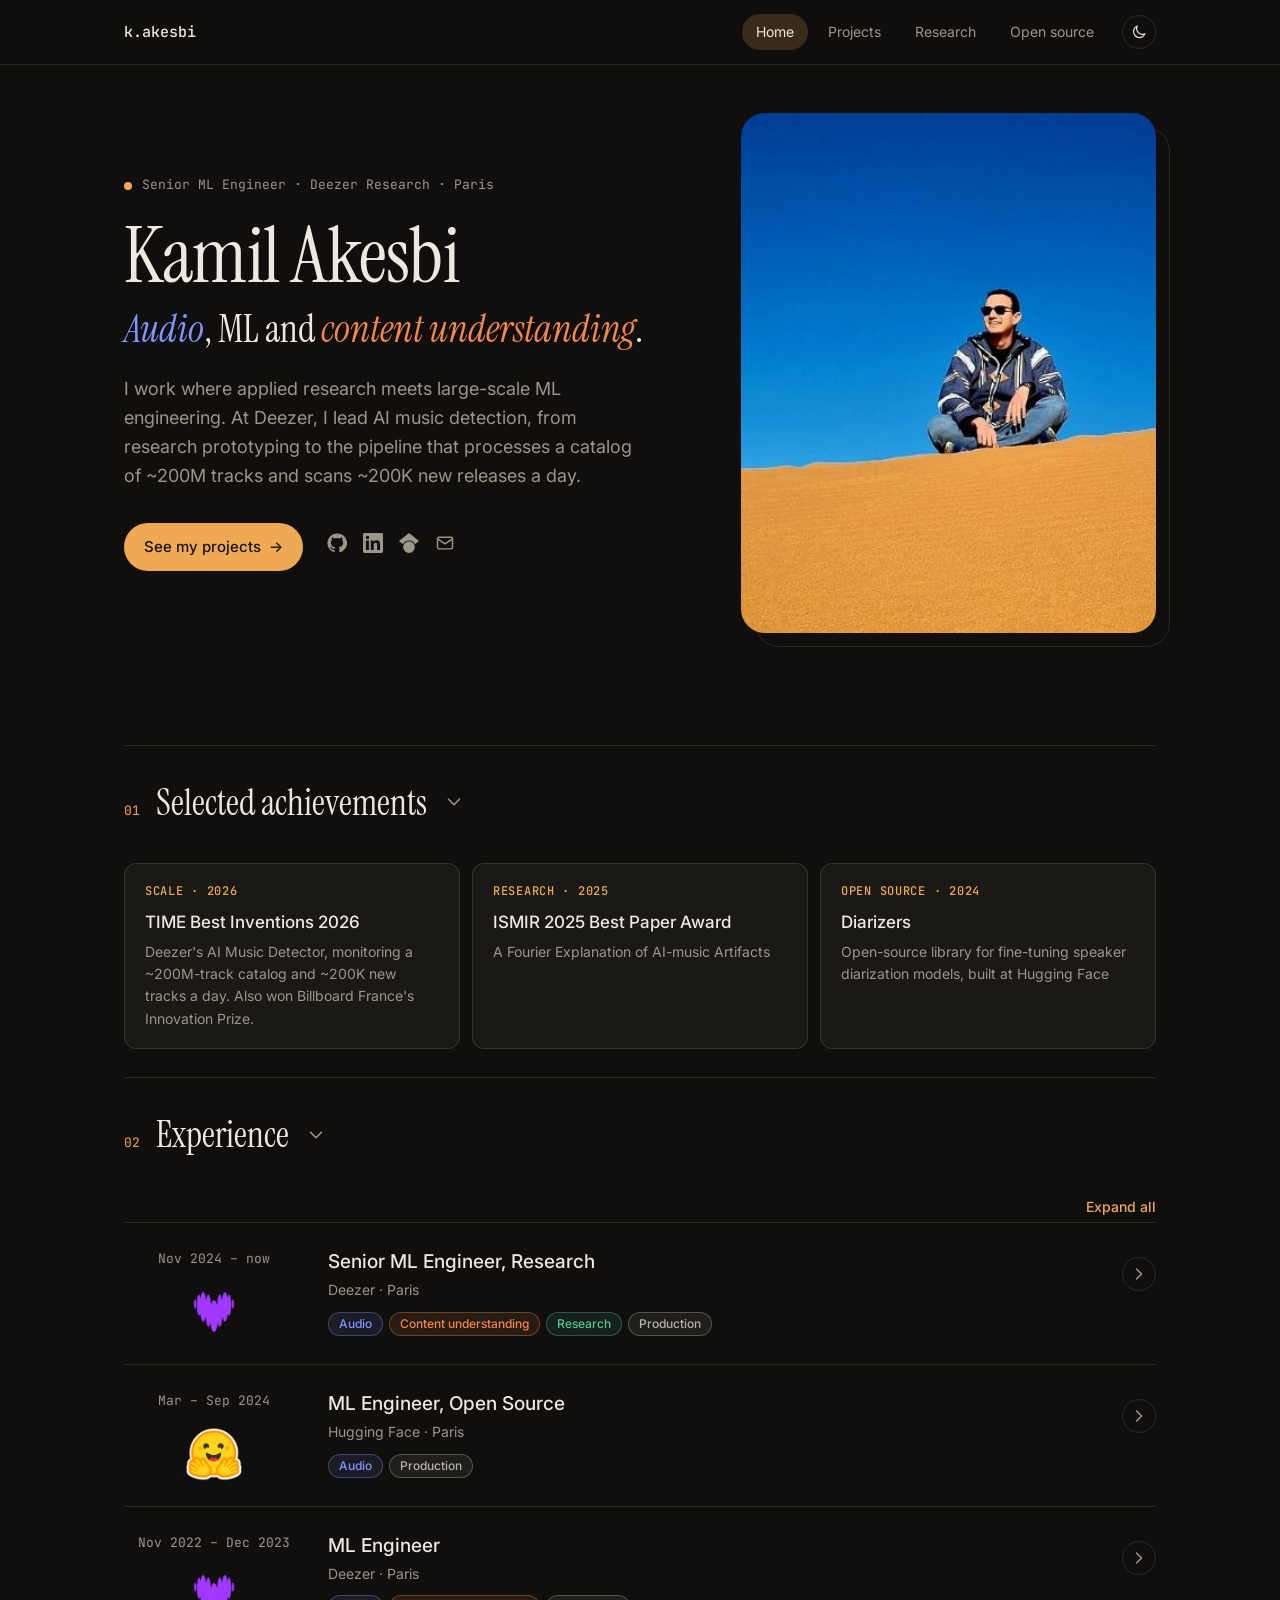
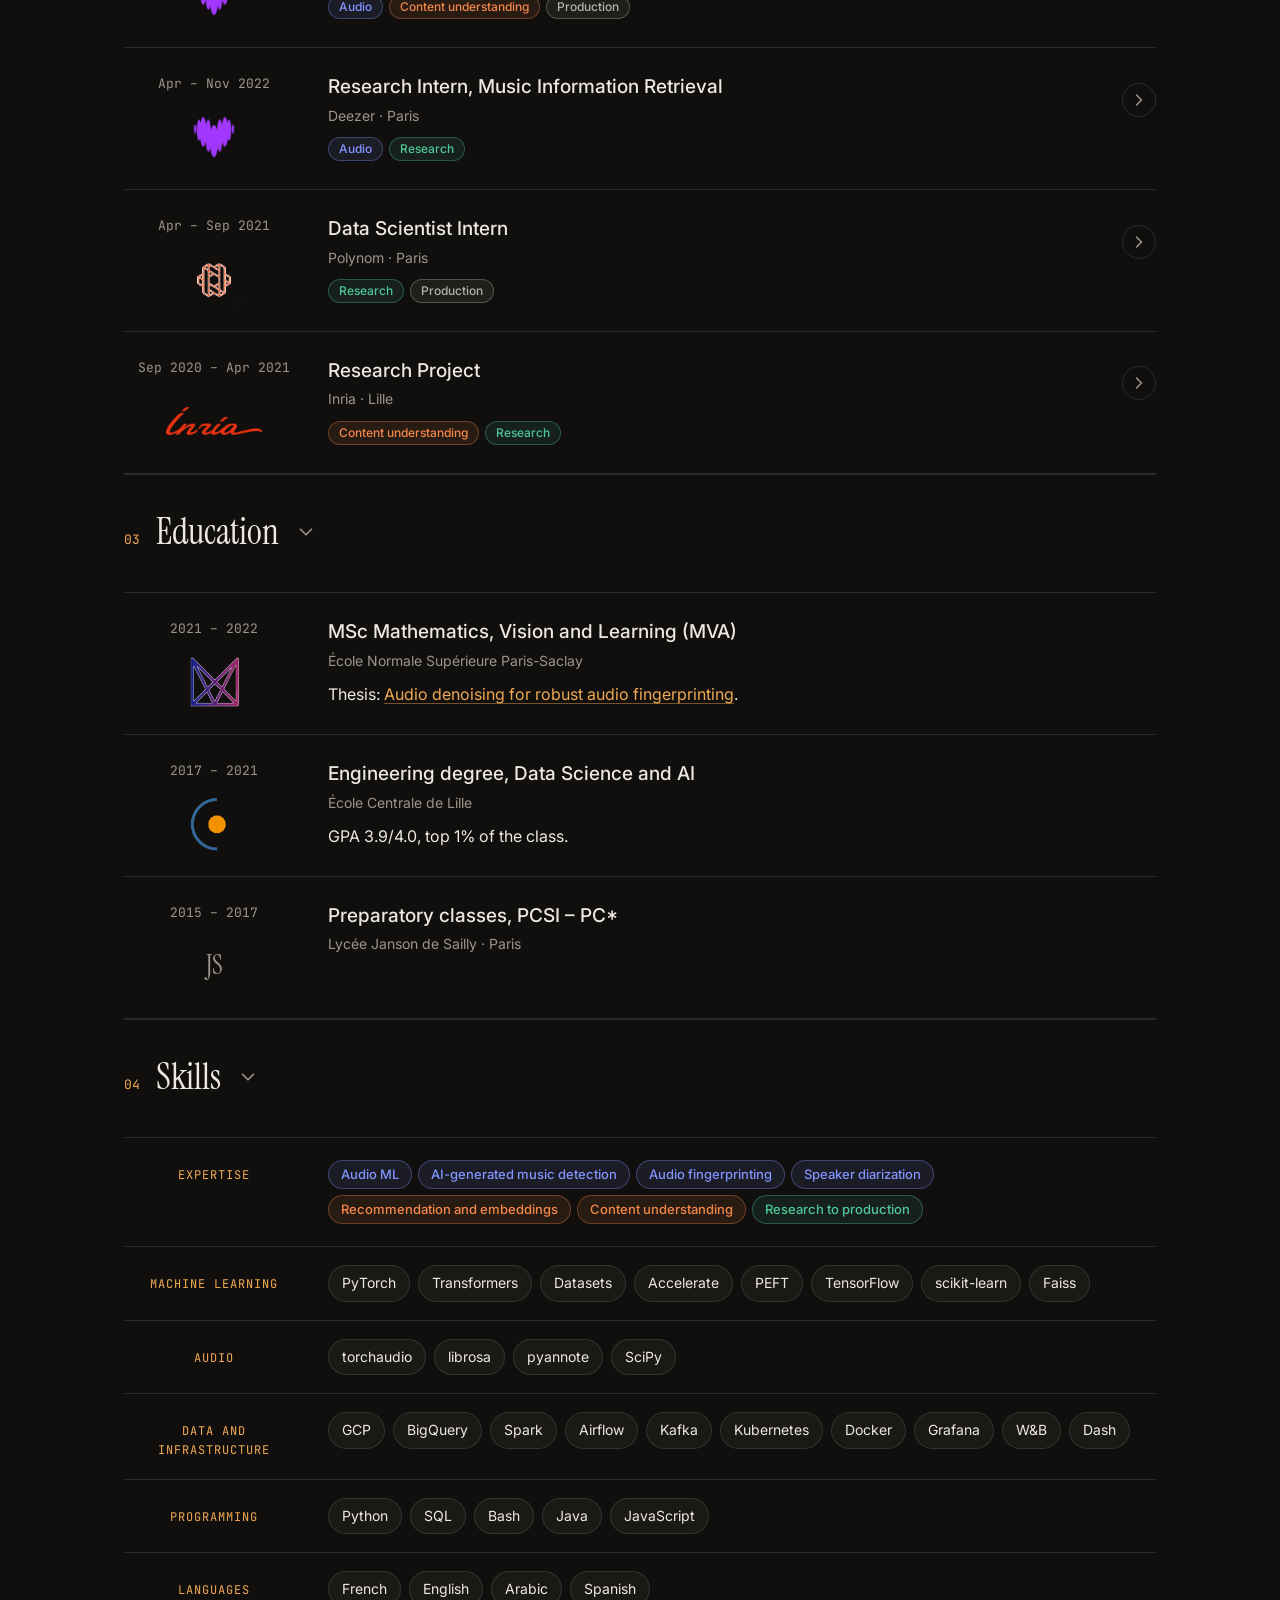
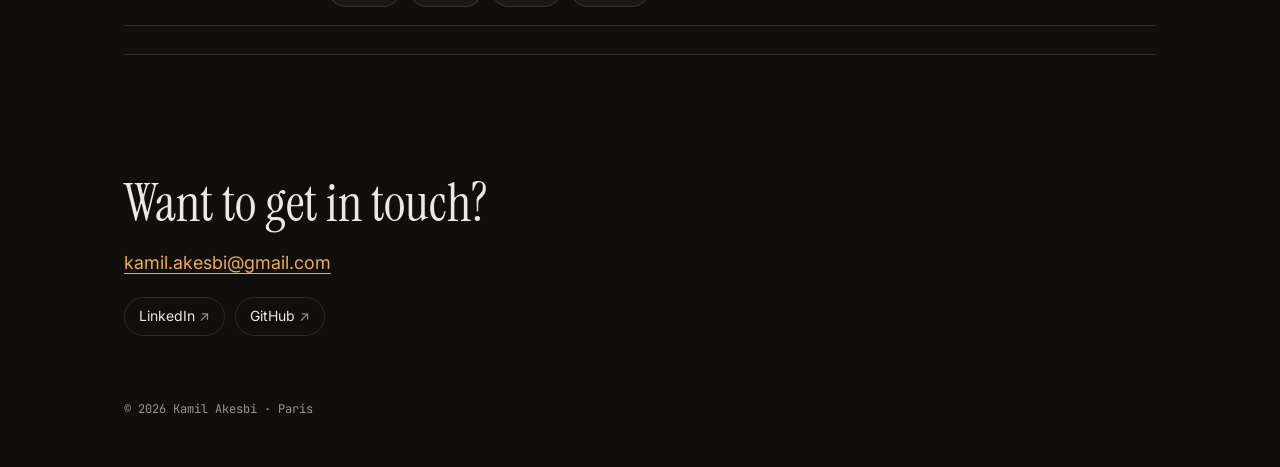
<file: index.html>
<!doctype html>
<html lang="en">
<head>
  <meta charset="utf-8">
  <meta name="viewport" content="width=device-width, initial-scale=1">
  <title>Kamil Akesbi</title>
  <meta name="description" content="Kamil Akesbi, Senior ML Engineer at Deezer Research. AI-generated music detection, audio fingerprinting and audio ML at scale.">
  <meta property="og:type" content="website">
  <meta property="og:title" content="Kamil Akesbi · Audio, ML and content understanding">
  <meta property="og:description" content="Senior ML Engineer at Deezer Research. AI music detection, audio fingerprinting and content understanding, from research to production.">
  <meta name="twitter:card" content="summary">
  <link rel="icon" href="data:image/svg+xml,<svg xmlns='http://www.w3.org/2000/svg' viewBox='0 0 32 32'><rect width='32' height='32' rx='8' fill='%232442D8'/><g fill='%23F6F3EE'><rect x='7' y='13' width='3' height='6' rx='1.5'/><rect x='12' y='8' width='3' height='16' rx='1.5'/><rect x='17' y='11' width='3' height='10' rx='1.5'/><rect x='22' y='14' width='3' height='4' rx='1.5'/></g></svg>">
  <link rel="preconnect" href="https://fonts.googleapis.com">
  <link rel="preconnect" href="https://fonts.gstatic.com" crossorigin>
  <link href="https://fonts.googleapis.com/css2?family=Instrument+Serif:ital@0;1&family=Inter:wght@400;500;600&family=JetBrains+Mono:wght@400;500&display=swap" rel="stylesheet">
  <link rel="stylesheet" href="styles.css?v=46">
  <script>
    let t = null; try { t = localStorage.getItem('theme'); } catch (e) {} document.documentElement.dataset.theme = t || 'dark';
  </script>
</head>
<body>
  <div class="topbar">
  <header class="nav wrap">
      <a href="index.html" class="logo" aria-label="Home">k.akesbi</a>
      <nav>
        <a href="index.html" class="active" aria-current="page">Home</a>
        <a href="projects.html">Projects</a>
        <a href="research.html">Research</a>
        <a href="open-source.html">Open source</a>
        <button class="theme-toggle" id="themeToggle" aria-label="Toggle dark mode">
          <svg class="i-sun" viewBox="0 0 24 24" width="18" height="18" fill="none" stroke="currentColor" stroke-width="1.6" stroke-linecap="round"><circle cx="12" cy="12" r="4"/><path d="M12 2v2M12 20v2M4.9 4.9l1.4 1.4M17.7 17.7l1.4 1.4M2 12h2M20 12h2M4.9 19.1l1.4-1.4M17.7 6.3l1.4-1.4"/></svg>
          <svg class="i-moon" viewBox="0 0 24 24" width="18" height="18" fill="none" stroke="currentColor" stroke-width="1.6" stroke-linecap="round" stroke-linejoin="round"><path d="M20 14.5A8 8 0 0 1 9.5 4 8 8 0 1 0 20 14.5z"/></svg>
        </button>
      </nav>
    </header>
  </div>

  <main>
    <section class="hero wrap">
      <div class="hero-text">
        <p class="eyebrow"><span class="live-dot"></span>Senior ML Engineer · Deezer Research · Paris</p>
        <h1>Kamil Akesbi</h1>
        <p class="tagline"><span class="kw kw-audio">Audio</span>, ML and <span class="kw kw-content">content understanding</span>.</p>
        <p class="lede">I work where applied research meets large-scale ML engineering. At Deezer, I lead AI music detection, from research prototyping to the pipeline that processes a catalog of ~200M tracks and scans ~200K new releases a day.</p>
        <div class="cta-row">
          <a class="btn btn-primary" href="projects.html">See my projects <span aria-hidden="true">→</span></a>
          <div class="socials">
            <a href="https://github.com/kamilakesbi" aria-label="GitHub"><svg viewBox="0 0 24 24" width="20" height="20" fill="currentColor"><path d="M12 .5a11.5 11.5 0 0 0-3.64 22.41c.58.1.79-.25.79-.56v-2c-3.2.7-3.88-1.37-3.88-1.37-.52-1.33-1.28-1.69-1.28-1.69-1.05-.71.08-.7.08-.7 1.16.08 1.77 1.19 1.77 1.19 1.03 1.77 2.7 1.26 3.36.96.1-.75.4-1.26.73-1.55-2.55-.29-5.24-1.28-5.24-5.69 0-1.26.45-2.29 1.19-3.1-.12-.29-.52-1.46.11-3.05 0 0 .97-.31 3.17 1.18a11 11 0 0 1 5.77 0c2.2-1.49 3.17-1.18 3.17-1.18.63 1.59.23 2.76.11 3.05.74.81 1.19 1.84 1.19 3.1 0 4.42-2.7 5.39-5.26 5.68.41.36.78 1.06.78 2.14v3.17c0 .31.21.67.8.56A11.5 11.5 0 0 0 12 .5z"/></svg></a>
            <a href="https://www.linkedin.com/in/kamil-akesbi-19a98414a/" aria-label="LinkedIn"><svg viewBox="0 0 24 24" width="20" height="20" fill="currentColor"><path d="M20.45 20.45h-3.56v-5.57c0-1.33-.02-3.04-1.85-3.04-1.85 0-2.14 1.45-2.14 2.94v5.67H9.35V9h3.41v1.56h.05c.48-.9 1.64-1.85 3.37-1.85 3.6 0 4.27 2.37 4.27 5.46v6.28zM5.34 7.43a2.06 2.06 0 1 1 0-4.13 2.06 2.06 0 0 1 0 4.13zM7.12 20.45H3.56V9h3.56v11.45zM22.22 0H1.77C.79 0 0 .77 0 1.73v20.54C0 23.23.79 24 1.77 24h20.45c.98 0 1.78-.77 1.78-1.73V1.73C24 .77 23.2 0 22.22 0z"/></svg></a>
            <a href="https://scholar.google.com/citations?user=rhqPP6gAAAAJ" aria-label="Google Scholar"><svg viewBox="0 0 24 24" width="20" height="20" fill="currentColor"><path d="M12 24a7 7 0 1 1 0-14 7 7 0 0 1 0 14zm0-24L0 9.5l4.84 3.94A8 8 0 0 1 12 9a8 8 0 0 1 7.16 4.44L24 9.5z"/></svg></a>
            <a href="mailto:kamil.akesbi@gmail.com" aria-label="Email"><svg viewBox="0 0 24 24" width="20" height="20" fill="none" stroke="currentColor" stroke-width="1.7" stroke-linecap="round" stroke-linejoin="round"><rect x="3" y="5" width="18" height="14" rx="2"/><path d="m3 7 9 6 9-6"/></svg></a>
          </div>
        </div>
      </div>
      <figure class="portrait">
        <img src="assets/photo.jpg" alt="Kamil Akesbi sitting on top of a sand dune under a blue sky" width="460" height="460">
      </figure>
    </section>

    <section class="wrap block" id="achievements">
      <h2 class="section-title"><button class="section-toggle" type="button" aria-expanded="true" aria-controls="achievements-body"><span class="num">01</span>Selected achievements<svg class="chev" viewBox="0 0 24 24" width="22" height="22" fill="none" stroke="currentColor" stroke-width="1.8" stroke-linecap="round" stroke-linejoin="round" aria-hidden="true"><path d="m6 9 6 6 6-6"/></svg></button></h2>
      <div class="section-body" id="achievements-body"><div class="section-inner">
      <div class="press ach-grid">
        <a href="https://time.com/collection/best-inventions/2026/deezer-ai-music-detector/"><span>Scale · 2026</span>TIME Best Inventions 2026<em>Deezer's AI Music Detector, monitoring a ~200M-track catalog and ~200K new tracks a day. Also won Billboard France's Innovation Prize.</em></a>
        <a href="https://arxiv.org/abs/2506.19108"><span>Research · 2025</span>ISMIR 2025 Best Paper Award<em>A Fourier Explanation of AI-music Artifacts</em></a>
        <a href="https://github.com/huggingface/diarizers"><span>Open source · 2024</span>Diarizers<em>Open-source library for fine-tuning speaker diarization models, built at Hugging Face</em></a>
      </div>
      </div></div>
    </section>

    <section class="wrap block" id="experience">
      <h2 class="section-title"><button class="section-toggle" type="button" aria-expanded="true" aria-controls="experience-body"><span class="num">02</span>Experience<svg class="chev" viewBox="0 0 24 24" width="22" height="22" fill="none" stroke="currentColor" stroke-width="1.8" stroke-linecap="round" stroke-linejoin="round" aria-hidden="true"><path d="m6 9 6 6 6-6"/></svg></button></h2>
      <div class="section-body" id="experience-body"><div class="section-inner"><div class="exp-tools"><button class="expand-all" type="button">Expand all</button></div>
      <ol class="cv">
        <li>
          <div class="cv-side"><span class="when">Nov 2024 – now</span><span class="logo-tile"><img src="assets/logos/deezer.png" alt="Deezer logo" width="48" height="48" loading="lazy"></span></div>
          <div><div class="cv-head"><div><h3>Senior ML Engineer, Research</h3><p class="org">Deezer · Paris</p></div><button class="job-toggle" type="button" aria-expanded="false" aria-controls="job-1" aria-label="Show details: Senior ML Engineer, Research"><svg class="chev" viewBox="0 0 24 24" width="20" height="20" fill="none" stroke="currentColor" stroke-width="1.8" stroke-linecap="round" stroke-linejoin="round" aria-hidden="true"><path d="m6 9 6 6 6-6"/></svg></button></div>
          <div class="tags"><span class="tg t-audio">Audio</span><span class="tg t-content">Content understanding</span><span class="tg t-research">Research</span><span class="tg t-prod">Production</span></div>
          <div class="section-body job-body collapsed" id="job-1"><div class="section-inner"><ul class="ticks ticks-2">
            <li><span class="lvl1">Led Deezer's AI music detection system end to end, from research prototype to production</span>
              <ul class="sub">
                <li>Packaged and deployed the <a href="https://arxiv.org/abs/2506.19108">core fingerprint model</a>, processing <strong>~200K tracks a day</strong></li>
                <li>Trained and deployed multi-class source classifiers covering 7+ generators (Suno, ElevenLabs, Lyria and more)</li>
                <li>Reached <strong>&gt;99.5% recall at &lt;0.01% false positive rate</strong> by scaling the training database 10× and adopting modern deep learning techniques</li>
                <li>Defined and deployed the rules engine behind Deezer's <a href="https://newsroom-deezer.com/2025/06/deezer-launches-worlds-first-ai-tagging-system-for-music-streaming/">"AI-generated" album tag</a>, now on <strong>14M+ albums</strong></li>
                <li>Recognition: <strong>TIME's Best Inventions of 2026</strong>, Billboard France's Innovation Prize and the <strong>ISMIR 2025 Best Paper Award</strong></li>
              </ul>
            </li>
            <li><span class="lvl1">Built the systems that keep detection accurate as generators evolve</span>
              <ul class="sub">
                <li>Built drift monitoring and retraining pipelines fed by data scraped from GenAI platforms</li>
                <li>Streamlined the research-to-production pipeline: retraining from scratch on new data and inference over the <strong>200M-track catalog in 30 minutes</strong></li>
                <li>Deployed a <a href="https://arxiv.org/abs/2607.25530">zero-shot, clustering-based visualization engine</a> that surfaces emerging AI models in weekly uploads</li>
                <li>Shipped internal prototypes of the latest detection research, such as <a href="https://arxiv.org/abs/2607.27454">robustness to speed changes</a> and <a href="https://arxiv.org/abs/2607.26874">local detection</a></li>
              </ul>
            </li>
            <li><span class="lvl1">Turned research papers into production prototypes with Deezer's researchers</span>
              <ul class="sub">
                <li>Rebuilt datasets and pipelines, retrained and optimized models, and found what breaks on real-world data</li>
                <li>Deployed a query-to-playlist prototype based on <a href="https://arxiv.org/abs/2507.15826"><em>Just Ask for Music (JAM)</em></a></li>
              </ul>
            </li>
            <li><span class="lvl1">Improved the data pipelines and embedding-space understanding behind <a href="https://newsroom-deezer.com/2026/02/deezer-launches-flow-tuner-personalized-recommendations/">Flow Tuner</a>, Deezer's recommendation feature</span>
              <ul class="sub">
                <li>Aligned weekly embeddings and grouped clusters into communities that stay stable over time</li>
                <li>Used these stable communities to surface regional genres and cultural communities left out of Flow Tuner because they had no genre label</li>
              </ul>
            </li>
            <li><span class="lvl1">Mentored junior engineers</span></li>
          </ul>
          <a class="cv-link" href="projects.html#ai-detection">See my work at Deezer →</a></div></div></div>
        </li>
        <li>
          <div class="cv-side"><span class="when">Mar – Sep 2024</span><span class="logo-tile"><img src="assets/logos/huggingface.png" alt="Hugging Face logo" width="48" height="48" loading="lazy"></span></div>
          <div><div class="cv-head"><div><h3>ML Engineer, Open Source</h3><p class="org">Hugging Face · Paris</p></div><button class="job-toggle" type="button" aria-expanded="false" aria-controls="job-2" aria-label="Show details: ML Engineer, Open Source"><svg class="chev" viewBox="0 0 24 24" width="20" height="20" fill="none" stroke="currentColor" stroke-width="1.8" stroke-linecap="round" stroke-linejoin="round" aria-hidden="true"><path d="m6 9 6 6 6-6"/></svg></button></div>
          <div class="tags"><span class="tg t-audio">Audio</span><span class="tg t-prod">Production</span></div>
          <div class="section-body job-body collapsed" id="job-2"><div class="section-inner"><ul class="ticks ticks-2">
            <li><span class="lvl1">Made speaker diarization accessible through open source</span>
              <ul class="sub">
                <li>Lead developer of <a href="https://github.com/huggingface/diarizers">Diarizers</a>, a library for fine-tuning speaker diarization models</li>
                <li>Published fine-tuned models in 5 languages, datasets and tutorial notebooks on the Hugging Face Hub</li>
                <li>Designed a pipeline that generates synthetic diarization datasets</li>
                <li>Designed a pipeline for joint diarization and transcription enhanced with LLMs</li>
              </ul>
            </li>
            <li><span class="lvl1">Contributed audio models and maintenance to Transformers</span>
              <ul class="sub">
                <li>Added the Descript Audio Codec model</li>
                <li>Brought FlashAttention 2 and SDPA to the Wav2Vec2 family</li>
                <li>Fixed and extended Whisper's timestamps, long-form decoding and fallback generation</li>
              </ul>
            </li>
          </ul>
          <a class="cv-link" href="open-source.html">See my work at Hugging Face →</a></div></div></div>
        </li>
        <li>
          <div class="cv-side"><span class="when">Nov 2022 – Dec 2023</span><span class="logo-tile"><img src="assets/logos/deezer.png" alt="Deezer logo" width="48" height="48" loading="lazy"></span></div>
          <div><div class="cv-head"><div><h3>ML Engineer</h3><p class="org">Deezer · Paris</p></div><button class="job-toggle" type="button" aria-expanded="false" aria-controls="job-3" aria-label="Show details: ML Engineer"><svg class="chev" viewBox="0 0 24 24" width="20" height="20" fill="none" stroke="currentColor" stroke-width="1.8" stroke-linecap="round" stroke-linejoin="round" aria-hidden="true"><path d="m6 9 6 6 6-6"/></svg></button></div>
          <div class="tags"><span class="tg t-audio">Audio</span><span class="tg t-content">Content understanding</span><span class="tg t-prod">Production</span></div>
          <div class="section-body job-body collapsed" id="job-3"><div class="section-inner"><ul class="ticks ticks-2">
            <li><span class="lvl1">Identified music from short, noisy, real-world recordings</span>
              <ul class="sub">
                <li>Adapted Deezer's audio fingerprinting and deduplication technology to work on noisy recordings</li>
                <li>Prototyped it as a replacement for SongCatcher, Deezer's music recognition feature</li>
                <li>Designed a learning-to-hash method, inspired by product quantization, that finds sped-up and compressed versions of songs among Deezer's <strong>8M most-streamed tracks</strong></li>
              </ul>
            </li>
            <li><span class="lvl1">Built content tagging for Flow</span>
              <ul class="sub">
                <li>Designed, trained and deployed a self-supervised genre and mood classifier</li>
              </ul>
            </li>
          </ul>
          <a class="cv-link" href="open-source.html#fingerprinting">See the fingerprinting work →</a></div></div></div>
        </li>
        <li>
          <div class="cv-side"><span class="when">Apr – Nov 2022</span><span class="logo-tile"><img src="assets/logos/deezer.png" alt="Deezer logo" width="48" height="48" loading="lazy"></span></div>
          <div><div class="cv-head"><div><h3>Research Intern, Music Information Retrieval</h3><p class="org">Deezer · Paris</p></div><button class="job-toggle" type="button" aria-expanded="false" aria-controls="job-4" aria-label="Show details: Research Intern, Music Information Retrieval"><svg class="chev" viewBox="0 0 24 24" width="20" height="20" fill="none" stroke="currentColor" stroke-width="1.8" stroke-linecap="round" stroke-linejoin="round" aria-hidden="true"><path d="m6 9 6 6 6-6"/></svg></button></div>
          <div class="tags"><span class="tg t-audio">Audio</span><span class="tg t-research">Research</span></div>
          <div class="section-body job-body collapsed" id="job-4"><div class="section-inner"><ul class="ticks ticks-2">
            <li><span class="lvl1">Made audio fingerprinting robust to noise</span>
              <ul class="sub">
                <li>Reviewed the literature on speech enhancement, music denoising and audio fingerprinting</li>
                <li>Built an open-source augmentation pipeline that simulates music recorded in noisy, real-world environments</li>
                <li>Designed and trained deep learning models for music denoising</li>
                <li>This work became my MSc thesis and an ISMIR 2023 late-breaking demo</li>
              </ul>
            </li>
          </ul>
          <a class="cv-link" href="research.html">See my research at Deezer →</a></div></div></div>
        </li>
        <li>
          <div class="cv-side"><span class="when">Apr – Sep 2021</span><span class="logo-tile"><img src="assets/logos/polynom.png" alt="Polynom logo" width="48" height="48" loading="lazy"></span></div>
          <div><div class="cv-head"><div><h3>Data Scientist Intern</h3><p class="org">Polynom · Paris</p></div><button class="job-toggle" type="button" aria-expanded="false" aria-controls="job-5" aria-label="Show details: Data Scientist Intern"><svg class="chev" viewBox="0 0 24 24" width="20" height="20" fill="none" stroke="currentColor" stroke-width="1.8" stroke-linecap="round" stroke-linejoin="round" aria-hidden="true"><path d="m6 9 6 6 6-6"/></svg></button></div>
          <div class="tags"><span class="tg t-research">Research</span><span class="tg t-prod">Production</span></div>
          <div class="section-body job-body collapsed" id="job-5"><div class="section-inner"><ul class="ticks ticks-2">
            <li><span class="lvl1">Developed decision-support tools for ophthalmic diagnosis</span>
              <ul class="sub">
                <li>Designed and trained a CNN to detect and classify pathologies on retinal OCT images</li>
                <li>Researched visualization methods (Grad-CAM, autoencoders, GANs) that highlight pathological areas, making predictions interpretable for clinicians</li>
              </ul>
            </li>
            <li><span class="lvl1">Built the tooling around the model</span>
              <ul class="sub">
                <li>An annotation tool that collects expert feedback into a continuously updated dataset on Google Cloud</li>
                <li>A customer-facing web app built with Dash</li>
              </ul>
            </li>
          </ul>
          <a class="cv-link" href="https://github.com/kamilakesbi/CompVis-Retina-Disease-Visualisation">See the Grad-CAM project →</a></div></div></div>
        </li>
        <li>
          <div class="cv-side"><span class="when">Sep 2020 – Apr 2021</span><span class="logo-tile logo-wide logo-inria"><img src="assets/logos/inria.png" alt="Inria logo" width="112" height="48" loading="lazy"></span></div>
          <div><div class="cv-head"><div><h3>Research Project</h3><p class="org">Inria · Lille</p></div><button class="job-toggle" type="button" aria-expanded="false" aria-controls="job-6" aria-label="Show details: Research Project"><svg class="chev" viewBox="0 0 24 24" width="20" height="20" fill="none" stroke="currentColor" stroke-width="1.8" stroke-linecap="round" stroke-linejoin="round" aria-hidden="true"><path d="m6 9 6 6 6-6"/></svg></button></div>
          <div class="tags"><span class="tg t-content">Content understanding</span><span class="tg t-research">Research</span></div>
          <div class="section-body job-body collapsed" id="job-6"><div class="section-inner"><ul class="ticks ticks-2">
            <li><span class="lvl1">Explored music generation with Music Transformer, from Google Brain's Magenta team</span>
              <ul class="sub">
                <li>Implemented, trained and fine-tuned the Transformer for symbolic music generation</li>
                <li>Analyzed the learned attention weights in light of music theory</li>
                <li>Contributed to a JIM 2021 paper on NLP techniques applied to symbolic music</li>
              </ul>
            </li>
          </ul>
          <a class="cv-link" href="https://hal.science/hal-03279850v1">See the paper →</a></div></div></div>
        </li>
      </ol>
      </div></div>
    </section>

    <section class="wrap block" id="education">
      <h2 class="section-title"><button class="section-toggle" type="button" aria-expanded="true" aria-controls="education-body"><span class="num">03</span>Education<svg class="chev" viewBox="0 0 24 24" width="22" height="22" fill="none" stroke="currentColor" stroke-width="1.8" stroke-linecap="round" stroke-linejoin="round" aria-hidden="true"><path d="m6 9 6 6 6-6"/></svg></button></h2>
      <div class="section-body" id="education-body"><div class="section-inner">
      <ol class="cv">
        <li>
          <div class="cv-side"><span class="when">2021 – 2022</span><span class="logo-tile"><img src="assets/logos/mva.png" alt="MVA logo" width="48" height="48" loading="lazy"></span></div>
          <div><div class="cv-head"><div><h3>MSc Mathematics, Vision and Learning (MVA)</h3><p class="org">École Normale Supérieure Paris-Saclay</p></div></div>
          <p>Thesis: <a href="https://arxiv.org/abs/2212.11277">Audio denoising for robust audio fingerprinting</a>.</p></div>
        </li>
        <li>
          <div class="cv-side"><span class="when">2017 – 2021</span><span class="logo-tile"><img src="assets/logos/centrale-lille.png" alt="Centrale Lille logo" width="48" height="48" loading="lazy"></span></div>
          <div><div class="cv-head"><div><h3>Engineering degree, Data Science and AI</h3><p class="org">École Centrale de Lille</p></div></div>
          <p>GPA 3.9/4.0, top 1% of the class.</p></div>
        </li>
        <li>
          <div class="cv-side"><span class="when">2015 – 2017</span><span class="logo-tile logo-mono" aria-hidden="true">JS</span></div>
          <div><div class="cv-head"><div><h3>Preparatory classes, PCSI – PC*</h3><p class="org">Lycée Janson de Sailly · Paris</p></div></div></div>
        </li>
      </ol>
      </div></div>
    </section>

    <section class="wrap block" id="skills">
      <h2 class="section-title"><button class="section-toggle" type="button" aria-expanded="true" aria-controls="skills-body"><span class="num">04</span>Skills<svg class="chev" viewBox="0 0 24 24" width="22" height="22" fill="none" stroke="currentColor" stroke-width="1.8" stroke-linecap="round" stroke-linejoin="round" aria-hidden="true"><path d="m6 9 6 6 6-6"/></svg></button></h2>
      <div class="section-body" id="skills-body"><div class="section-inner">
      <dl class="skill-rows">
          <div class="skill-row"><dt>Expertise</dt><dd><div class="tags skill-expertise"><span class="tg t-audio">Audio ML</span><span class="tg t-audio">AI-generated music detection</span><span class="tg t-audio">Audio fingerprinting</span><span class="tg t-audio">Speaker diarization</span><span class="tg t-content">Recommendation and embeddings</span><span class="tg t-content">Content understanding</span><span class="tg t-research">Research to production</span></div></dd></div>
          <div class="skill-row"><dt>Machine learning</dt><dd><ul class="chips"><li>PyTorch</li><li>Transformers</li><li>Datasets</li><li>Accelerate</li><li>PEFT</li><li>TensorFlow</li><li>scikit-learn</li><li>Faiss</li></ul></dd></div>
          <div class="skill-row"><dt>Audio</dt><dd><ul class="chips"><li>torchaudio</li><li>librosa</li><li>pyannote</li><li>SciPy</li></ul></dd></div>
          <div class="skill-row"><dt>Data and infrastructure</dt><dd><ul class="chips"><li>GCP</li><li>BigQuery</li><li>Spark</li><li>Airflow</li><li>Kafka</li><li>Kubernetes</li><li>Docker</li><li>Grafana</li><li>W&amp;B</li><li>Dash</li></ul></dd></div>
          <div class="skill-row"><dt>Programming</dt><dd><ul class="chips"><li>Python</li><li>SQL</li><li>Bash</li><li>Java</li><li>JavaScript</li></ul></dd></div>
          <div class="skill-row"><dt>Languages</dt><dd><ul class="chips"><li>French</li><li>English</li><li>Arabic</li><li>Spanish</li></ul></dd></div>
        </dl>
      </div></div>
    </section>
  </main>

  <footer class="footer wrap">
    <p class="footer-big">Want to get in touch?</p>
    <a class="footer-mail" href="mailto:kamil.akesbi@gmail.com">kamil.akesbi@gmail.com</a>
    <ul class="footer-links">
      <li><a href="https://www.linkedin.com/in/kamil-akesbi-19a98414a/">LinkedIn</a></li>
      <li><a href="https://github.com/kamilakesbi">GitHub</a></li>
    </ul>
    <p class="footer-small">© 2026 Kamil Akesbi · Paris</p>
  </footer>

  <script src="main.js?v=46"></script>
</body>
</html>
</file>
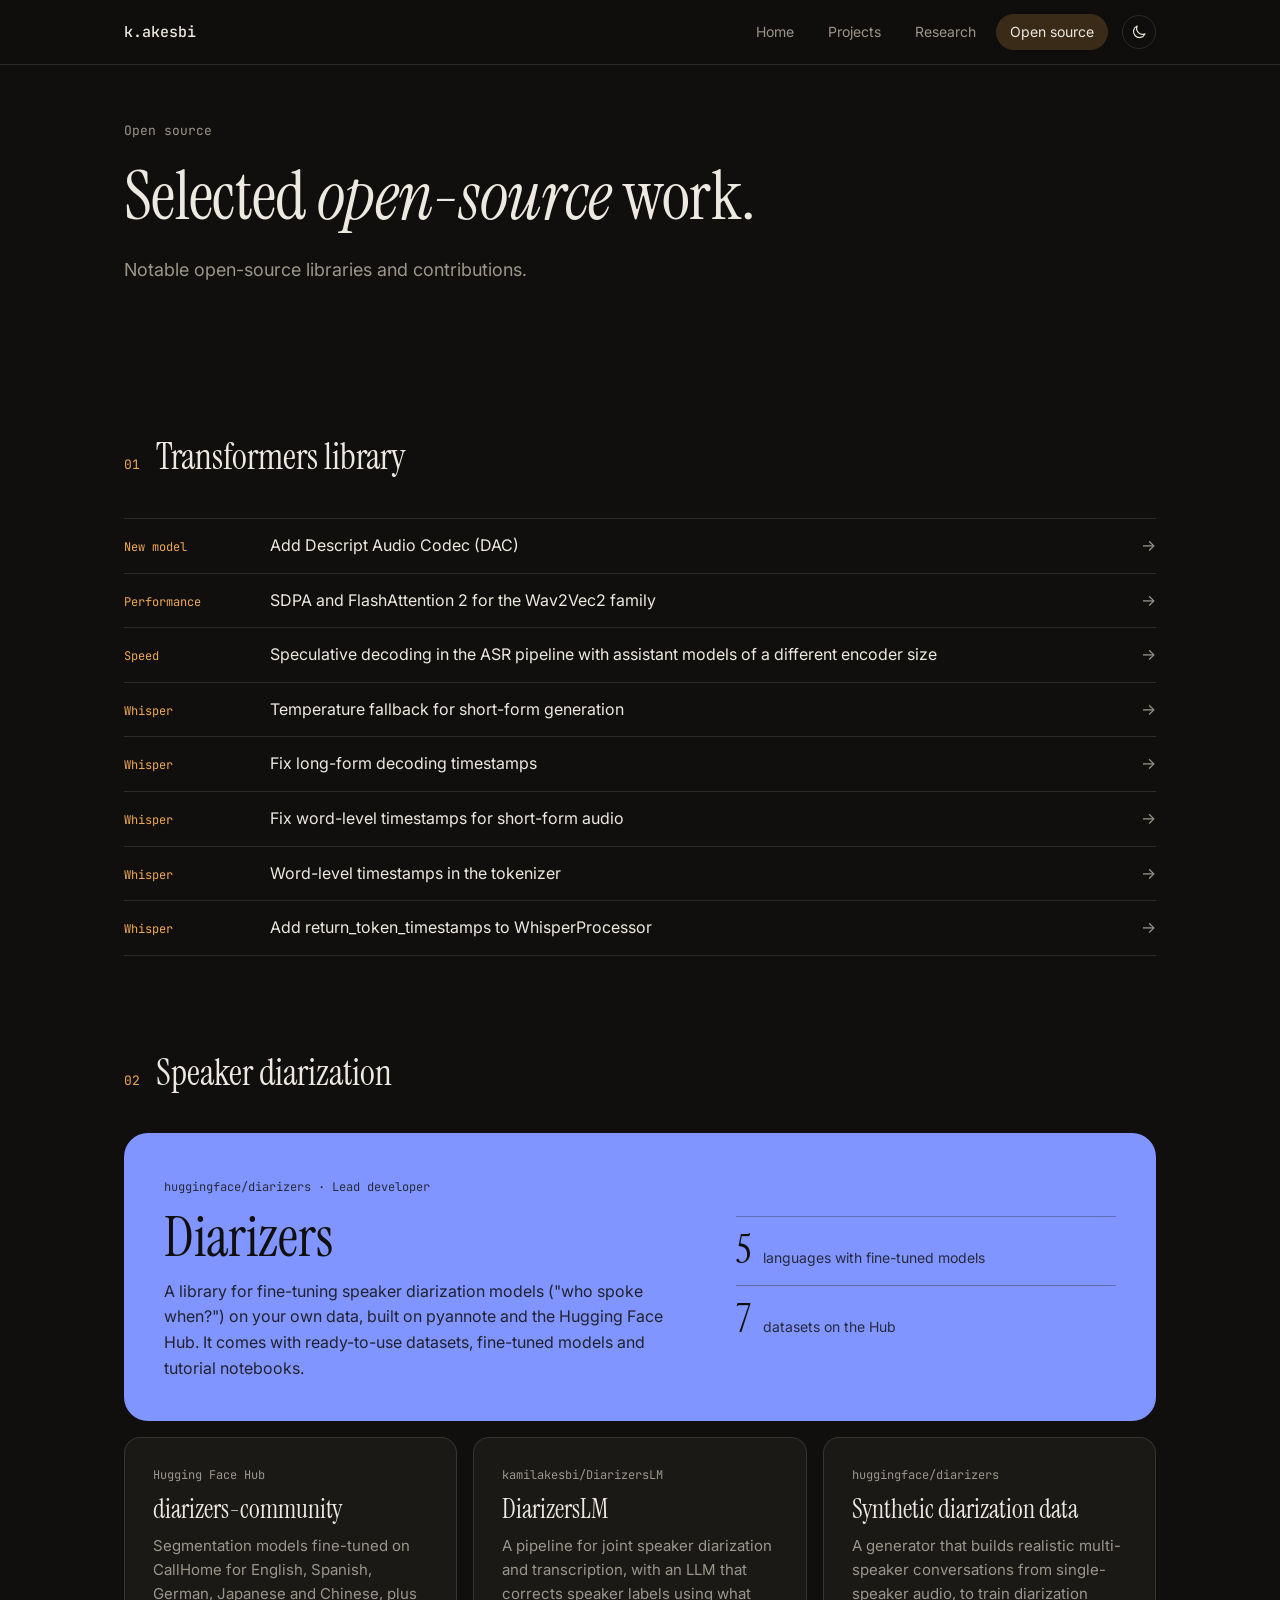
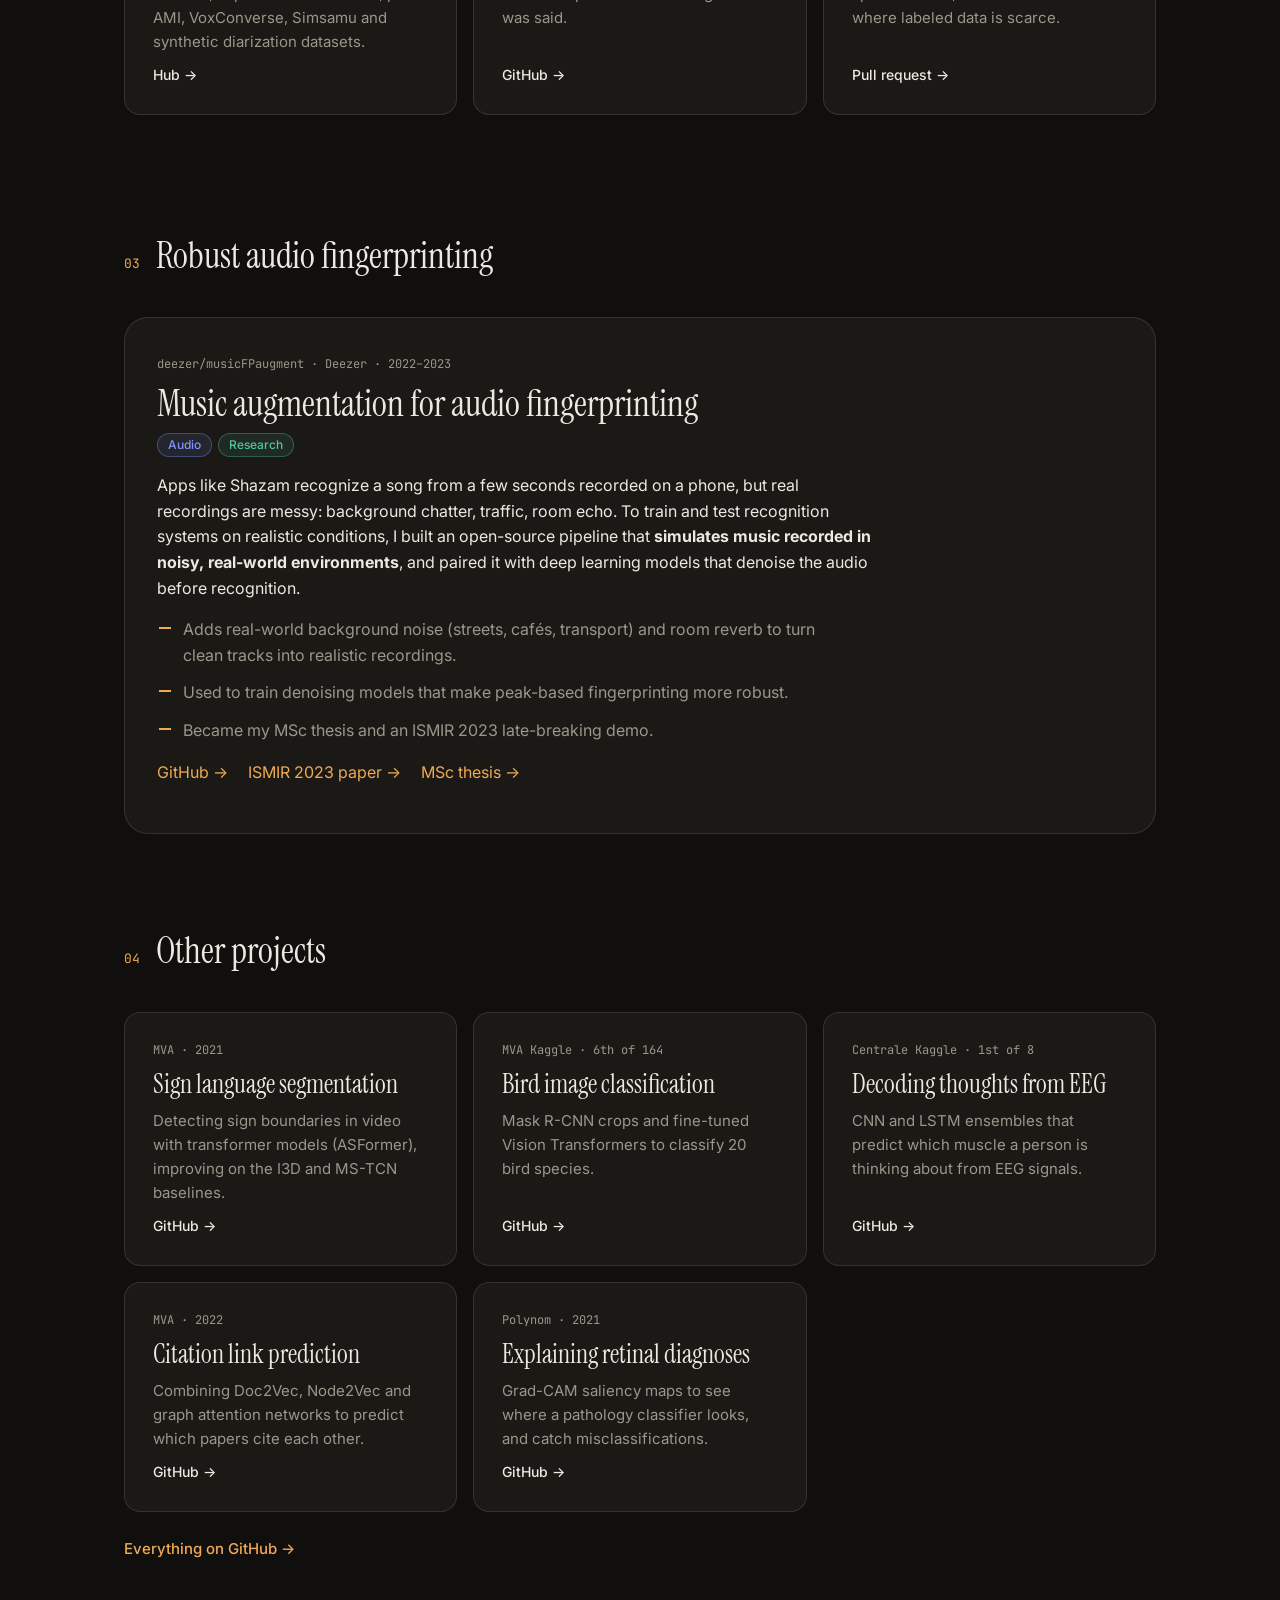
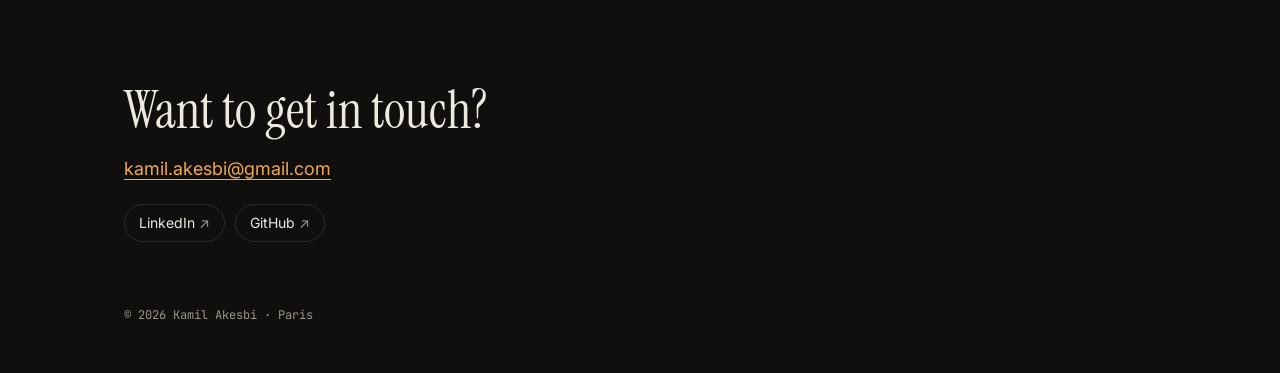
<file: open-source.html>
<!doctype html>
<html lang="en">
<head>
  <meta charset="utf-8">
  <meta name="viewport" content="width=device-width, initial-scale=1">
  <title>Open source · Kamil Akesbi</title>
  <meta name="description" content="Open-source work by Kamil Akesbi: Diarizers, Hugging Face Transformers contributions, and audio ML projects.">
  <meta property="og:type" content="website">
  <meta property="og:title" content="Open source · Kamil Akesbi">
  <meta property="og:description" content="Open-source audio work by Kamil Akesbi: Diarizers, Hugging Face Transformers, and music augmentation for fingerprinting.">
  <meta name="twitter:card" content="summary">
  <link rel="icon" href="data:image/svg+xml,<svg xmlns='http://www.w3.org/2000/svg' viewBox='0 0 32 32'><rect width='32' height='32' rx='8' fill='%232442D8'/><g fill='%23F6F3EE'><rect x='7' y='13' width='3' height='6' rx='1.5'/><rect x='12' y='8' width='3' height='16' rx='1.5'/><rect x='17' y='11' width='3' height='10' rx='1.5'/><rect x='22' y='14' width='3' height='4' rx='1.5'/></g></svg>">
  <link rel="preconnect" href="https://fonts.googleapis.com">
  <link rel="preconnect" href="https://fonts.gstatic.com" crossorigin>
  <link href="https://fonts.googleapis.com/css2?family=Instrument+Serif:ital@0;1&family=Inter:wght@400;500;600&family=JetBrains+Mono:wght@400;500&display=swap" rel="stylesheet">
  <link rel="stylesheet" href="styles.css?v=46">
  <script>
    let t = null; try { t = localStorage.getItem('theme'); } catch (e) {} document.documentElement.dataset.theme = t || 'dark';
  </script>
</head>
<body>
  <div class="topbar">
  <header class="nav wrap">
      <a href="index.html" class="logo" aria-label="Home">k.akesbi</a>
      <nav>
        <a href="index.html">Home</a>
        <a href="projects.html">Projects</a>
        <a href="research.html">Research</a>
        <a href="open-source.html" class="active" aria-current="page">Open source</a>
        <button class="theme-toggle" id="themeToggle" aria-label="Toggle dark mode">
          <svg class="i-sun" viewBox="0 0 24 24" width="18" height="18" fill="none" stroke="currentColor" stroke-width="1.6" stroke-linecap="round"><circle cx="12" cy="12" r="4"/><path d="M12 2v2M12 20v2M4.9 4.9l1.4 1.4M17.7 17.7l1.4 1.4M2 12h2M20 12h2M4.9 19.1l1.4-1.4M17.7 6.3l1.4-1.4"/></svg>
          <svg class="i-moon" viewBox="0 0 24 24" width="18" height="18" fill="none" stroke="currentColor" stroke-width="1.6" stroke-linecap="round" stroke-linejoin="round"><path d="M20 14.5A8 8 0 0 1 9.5 4 8 8 0 1 0 20 14.5z"/></svg>
        </button>
      </nav>
    </header>
  </div>

  <main>
    <section class="page-head wrap">
      <p class="eyebrow">Open source</p>
      <h1 class="page-title">Selected <em>open-source</em> work.</h1>
      <p class="lede">Notable open-source libraries and contributions.</p>
    </section>

    <section class="wrap block" id="transformers">
      <h2 class="section-title"><span class="num">01</span>Transformers library</h2>
      <ul class="prs">
        <li><a href="https://github.com/huggingface/transformers/pull/31494"><span class="pr-kind">New model</span>Add Descript Audio Codec (DAC)</a></li>
        <li><a href="https://github.com/huggingface/transformers/pull/30121"><span class="pr-kind">Performance</span>SDPA and FlashAttention 2 for the Wav2Vec2 family</a></li>
        <li><a href="https://github.com/huggingface/transformers/pull/30637"><span class="pr-kind">Speed</span>Speculative decoding in the ASR pipeline with assistant models of a different encoder size</a></li>
        <li><a href="https://github.com/huggingface/transformers/pull/30984"><span class="pr-kind">Whisper</span>Temperature fallback for short-form generation</a></li>
        <li><a href="https://github.com/huggingface/transformers/pull/32003"><span class="pr-kind">Whisper</span>Fix long-form decoding timestamps</a></li>
        <li><a href="https://github.com/huggingface/transformers/pull/30325"><span class="pr-kind">Whisper</span>Fix word-level timestamps for short-form audio</a></li>
        <li><a href="https://github.com/huggingface/transformers/pull/32197"><span class="pr-kind">Whisper</span>Word-level timestamps in the tokenizer</a></li>
        <li><a href="https://github.com/huggingface/transformers/pull/30812"><span class="pr-kind">Whisper</span>Add return_token_timestamps to WhisperProcessor</a></li>
      </ul>
    </section>

    <section class="wrap block" id="diarization">
      <h2 class="section-title"><span class="num">02</span>Speaker diarization</h2>
      <a class="oss-hero" href="https://github.com/huggingface/diarizers">
        <div>
          <span class="tag">huggingface/diarizers · Lead developer</span>
          <h2>Diarizers</h2>
          <p>A library for fine-tuning speaker diarization models ("who spoke when?") on your own data, built on pyannote and the Hugging Face Hub. It comes with ready-to-use datasets, fine-tuned models and tutorial notebooks.</p>
        </div>
        <div class="oss-stats">
          <div><span class="stat-n">5</span><span class="stat-l">languages with fine-tuned models</span></div>
          <div><span class="stat-n">7</span><span class="stat-l">datasets on the Hub</span></div>
        </div>
      </a>
      <div class="oss-grid">
        <a class="card" href="https://huggingface.co/diarizers-community">
          <span class="tag">Hugging Face Hub</span>
          <h3>diarizers-community</h3>
          <p>Segmentation models fine-tuned on CallHome for English, Spanish, German, Japanese and Chinese, plus AMI, VoxConverse, Simsamu and synthetic diarization datasets.</p>
          <span class="more">Hub →</span>
        </a>
        <a class="card" href="https://github.com/kamilakesbi/DiarizersLM">
          <span class="tag">kamilakesbi/DiarizersLM</span>
          <h3>DiarizersLM</h3>
          <p>A pipeline for joint speaker diarization and transcription, with an LLM that corrects speaker labels using what was said.</p>
          <span class="more">GitHub →</span>
        </a>
        <a class="card" href="https://github.com/huggingface/diarizers/pull/10">
          <span class="tag">huggingface/diarizers</span>
          <h3>Synthetic diarization data</h3>
          <p>A generator that builds realistic multi-speaker conversations from single-speaker audio, to train diarization where labeled data is scarce.</p>
          <span class="more">Pull request →</span>
        </a>
      </div>
    </section>

    <section class="wrap block" id="fingerprinting">
      <h2 class="section-title"><span class="num">03</span>Robust audio fingerprinting</h2>
      <article class="fp-feature">
        <div>
          <span class="tag">deezer/musicFPaugment · Deezer · 2022–2023</span>
          <h3>Music augmentation for audio fingerprinting</h3>
          <div class="tags"><span class="tg t-audio">Audio</span><span class="tg t-research">Research</span></div>
          <p>Apps like Shazam recognize a song from a few seconds recorded on a phone, but real recordings are messy: background chatter, traffic, room echo. To train and test recognition systems on realistic conditions, I built an open-source pipeline that <strong>simulates music recorded in noisy, real-world environments</strong>, and paired it with deep learning models that denoise the audio before recognition.</p>
          <ul class="ticks">
            <li>Adds real-world background noise (streets, cafés, transport) and room reverb to turn clean tracks into realistic recordings.</li>
            <li>Used to train denoising models that make peak-based fingerprinting more robust.</li>
            <li>Became my MSc thesis and an ISMIR 2023 late-breaking demo.</li>
          </ul>
          <p class="proj-links"><a href="https://github.com/deezer/musicFPaugment">GitHub</a><a href="https://arxiv.org/abs/2310.13388">ISMIR 2023 paper</a><a href="https://arxiv.org/abs/2212.11277">MSc thesis</a></p>
        </div>
      </article>
    </section>

    <section class="wrap block">
      <h2 class="section-title"><span class="num">04</span>Other projects</h2>
      <div class="oss-grid">
        <a class="card" href="https://github.com/kamilakesbi/CompVis-Sign-Segmentation-with-Transformers">
          <span class="tag">MVA · 2021</span>
          <h3>Sign language segmentation</h3>
          <p>Detecting sign boundaries in video with transformer models (ASFormer), improving on the I3D and MS-TCN baselines.</p>
          <span class="more">GitHub →</span>
        </a>
        <a class="card" href="https://github.com/kamilakesbi/MVA-CompVis-Kaggle-Bird-classification">
          <span class="tag">MVA Kaggle · 6th of 164</span>
          <h3>Bird image classification</h3>
          <p>Mask R-CNN crops and fine-tuned Vision Transformers to classify 20 bird species.</p>
          <span class="more">GitHub →</span>
        </a>
        <a class="card" href="https://github.com/kamilakesbi/CompVis-Kaggle-EEG-classification">
          <span class="tag">Centrale Kaggle · 1st of 8</span>
          <h3>Decoding thoughts from EEG</h3>
          <p>CNN and LSTM ensembles that predict which muscle a person is thinking about from EEG signals.</p>
          <span class="more">GitHub →</span>
        </a>
        <a class="card" href="https://github.com/kamilakesbi/Graphs-Link-Prediction-with-GAE">
          <span class="tag">MVA · 2022</span>
          <h3>Citation link prediction</h3>
          <p>Combining Doc2Vec, Node2Vec and graph attention networks to predict which papers cite each other.</p>
          <span class="more">GitHub →</span>
        </a>
        <a class="card" href="https://github.com/kamilakesbi/CompVis-Retina-Disease-Visualisation">
          <span class="tag">Polynom · 2021</span>
          <h3>Explaining retinal diagnoses</h3>
          <p>Grad-CAM saliency maps to see where a pathology classifier looks, and catch misclassifications.</p>
          <span class="more">GitHub →</span>
        </a>
      </div>
      <a class="text-link" href="https://github.com/kamilakesbi">Everything on GitHub →</a>
    </section>
  </main>

  <footer class="footer wrap">
    <p class="footer-big">Want to get in touch?</p>
    <a class="footer-mail" href="mailto:kamil.akesbi@gmail.com">kamil.akesbi@gmail.com</a>
    <ul class="footer-links">
      <li><a href="https://www.linkedin.com/in/kamil-akesbi-19a98414a/">LinkedIn</a></li>
      <li><a href="https://github.com/kamilakesbi">GitHub</a></li>
    </ul>
    <p class="footer-small">© 2026 Kamil Akesbi · Paris</p>
  </footer>

  <script src="main.js?v=46"></script>
</body>
</html>
</file>
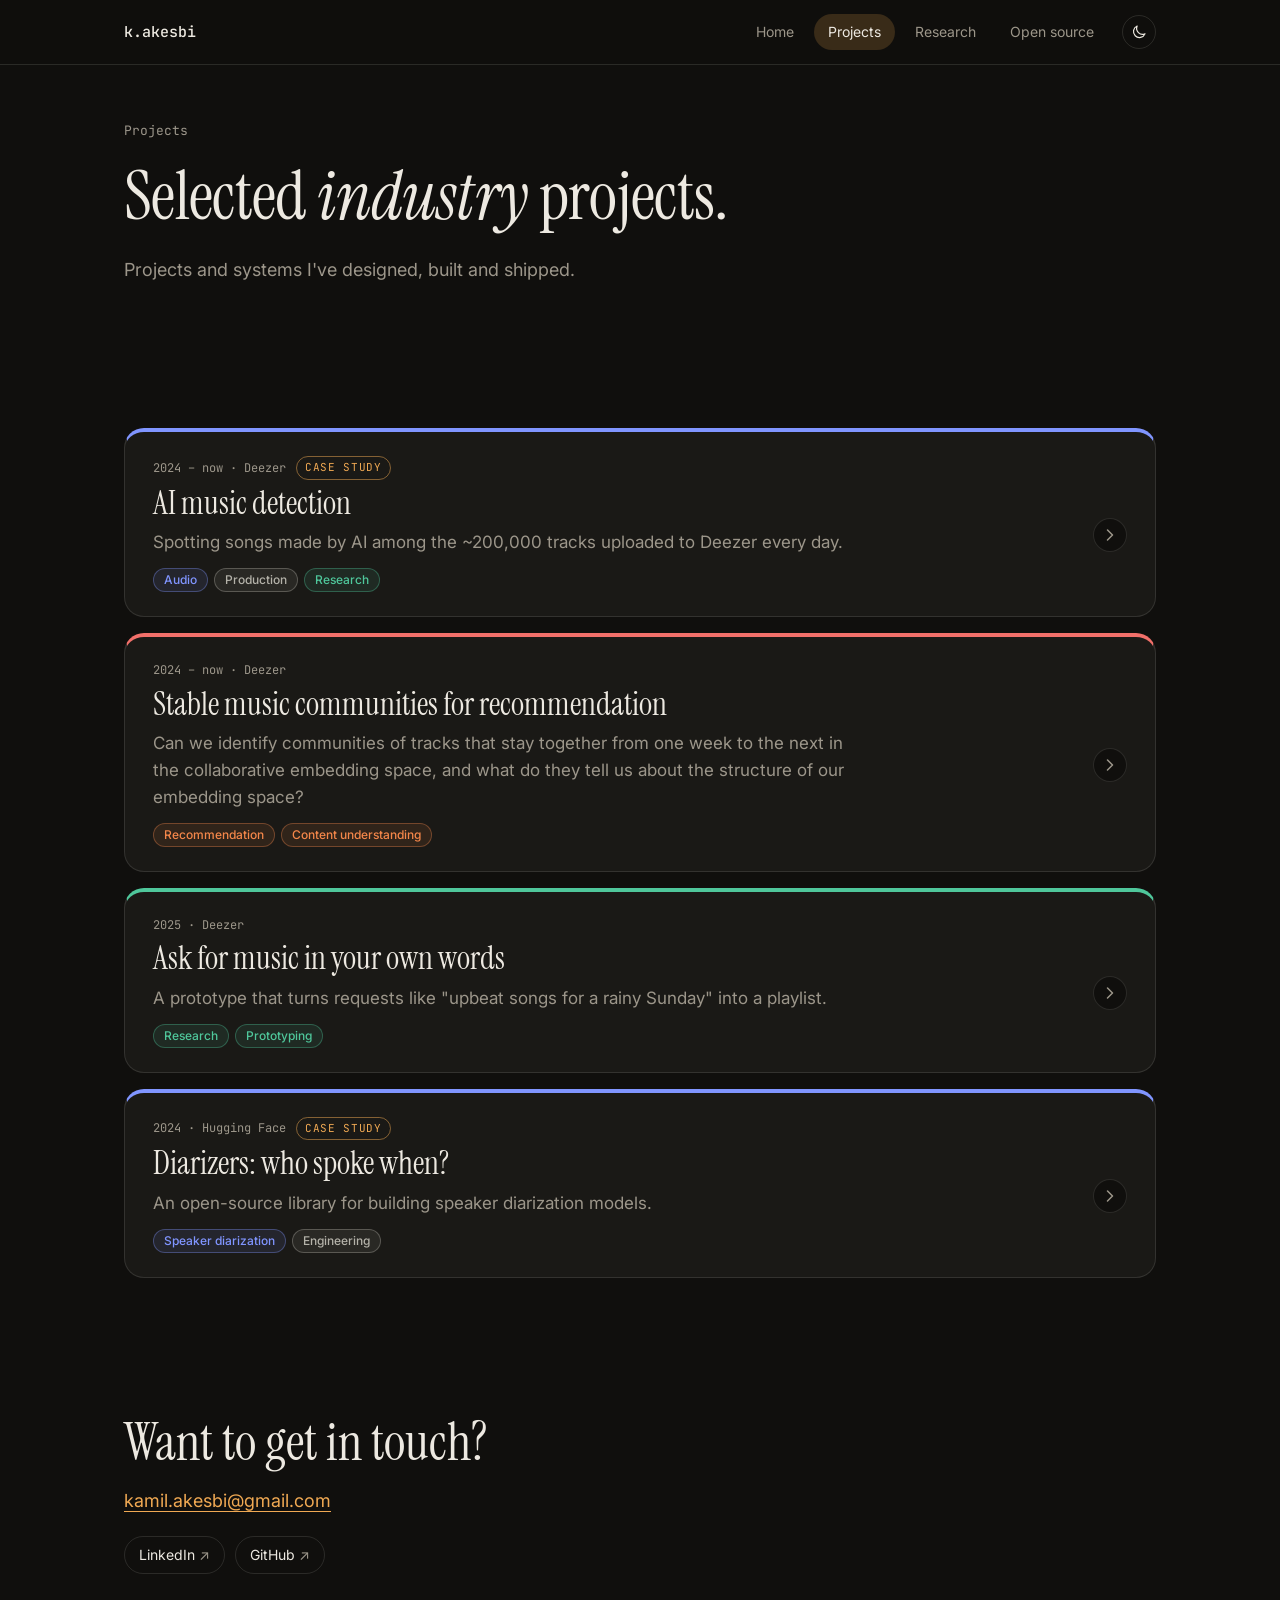
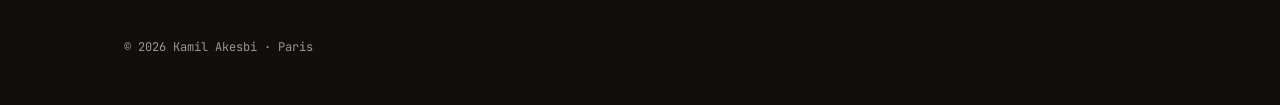
<file: projects.html>
<!doctype html>
<html lang="en">
<head>
  <meta charset="utf-8">
  <meta name="viewport" content="width=device-width, initial-scale=1">
  <title>Projects · Kamil Akesbi</title>
  <meta name="description" content="Selected work by Kamil Akesbi: Deezer's AI music detection system, open-source speaker diarization at Hugging Face, and audio identification at scale.">
  <meta property="og:type" content="website">
  <meta property="og:title" content="Projects · Kamil Akesbi">
  <meta property="og:description" content="Selected industry projects: AI music detection at Deezer, music communities, natural-language music search, and Diarizers at Hugging Face.">
  <meta name="twitter:card" content="summary">
  <link rel="icon" href="data:image/svg+xml,<svg xmlns='http://www.w3.org/2000/svg' viewBox='0 0 32 32'><rect width='32' height='32' rx='8' fill='%232442D8'/><g fill='%23F6F3EE'><rect x='7' y='13' width='3' height='6' rx='1.5'/><rect x='12' y='8' width='3' height='16' rx='1.5'/><rect x='17' y='11' width='3' height='10' rx='1.5'/><rect x='22' y='14' width='3' height='4' rx='1.5'/></g></svg>">
  <link rel="preconnect" href="https://fonts.googleapis.com">
  <link rel="preconnect" href="https://fonts.gstatic.com" crossorigin>
  <link href="https://fonts.googleapis.com/css2?family=Instrument+Serif:ital@0;1&family=Inter:wght@400;500;600&family=JetBrains+Mono:wght@400;500&display=swap" rel="stylesheet">
  <link rel="stylesheet" href="styles.css?v=46">
  <script>
    let t = null; try { t = localStorage.getItem('theme'); } catch (e) {} document.documentElement.dataset.theme = t || 'dark';
  </script>
</head>
<body>
  <div class="topbar">
  <header class="nav wrap">
      <a href="index.html" class="logo" aria-label="Home">k.akesbi</a>
      <nav>
        <a href="index.html">Home</a>
        <a href="projects.html" class="active" aria-current="page">Projects</a>
        <a href="research.html">Research</a>
        <a href="open-source.html">Open source</a>
        <button class="theme-toggle" id="themeToggle" aria-label="Toggle dark mode">
          <svg class="i-sun" viewBox="0 0 24 24" width="18" height="18" fill="none" stroke="currentColor" stroke-width="1.6" stroke-linecap="round"><circle cx="12" cy="12" r="4"/><path d="M12 2v2M12 20v2M4.9 4.9l1.4 1.4M17.7 17.7l1.4 1.4M2 12h2M20 12h2M4.9 19.1l1.4-1.4M17.7 6.3l1.4-1.4"/></svg>
          <svg class="i-moon" viewBox="0 0 24 24" width="18" height="18" fill="none" stroke="currentColor" stroke-width="1.6" stroke-linecap="round" stroke-linejoin="round"><path d="M20 14.5A8 8 0 0 1 9.5 4 8 8 0 1 0 20 14.5z"/></svg>
        </button>
      </nav>
    </header>
  </div>

  <main>
    <section class="page-head wrap">
      <p class="eyebrow">Projects</p>
      <h1 class="page-title">Selected <em>industry</em> projects.</h1>
      <p class="lede">Projects and systems I've designed, built and shipped.</p>
    </section>

    <section class="wrap block proj-group">
      <article class="proj" id="ai-detection" data-topic="audio">
        <div class="cv-head proj-head">
          <div class="proj-text">
            <p class="proj-meta"><span>2024 – now · Deezer</span><span class="proj-badge">Case study</span></p>
            <h3>AI music detection</h3>
            <p class="proj-sum">Spotting songs made by AI among the ~200,000 tracks uploaded to Deezer every day.</p>
            <div class="tags"><span class="tg t-audio">Audio</span><span class="tg t-prod">Production</span><span class="tg t-research">Research</span></div>
            <div class="case-meta-row">
              <div><span>My role</span>Senior ML Engineer, leading the production initiatives</div>
              <div><span>In collaboration with</span>Researchers, ML engineers and software engineers</div>
              <div><span>Stack</span>PyTorch, GCP, BigQuery, Spark, Airflow, Kafka, Kubernetes, Grafana</div>
            </div>
          </div>
          <button class="job-toggle" type="button" aria-expanded="false" aria-controls="ai-detection-body" aria-label="Show details: AI music detection"><svg class="chev" viewBox="0 0 24 24" width="20" height="20" fill="none" stroke="currentColor" stroke-width="1.8" stroke-linecap="round" stroke-linejoin="round" aria-hidden="true"><path d="m6 9 6 6 6-6"/></svg></button>
        </div>
        <div class="section-body job-body collapsed proj-body" id="ai-detection-body"><div class="section-inner">
          <section class="case-row">
            <h4 class="case-label">The problem</h4>
            <div class="case-content">
            <p>AI generators like Suno and Udio made it possible to generate a full song in seconds. Uploads of fully AI-generated tracks to Deezer grew from about <strong>10% of daily deliveries in January 2025</strong> to <strong>more than half at the June 2026 peak</strong>. Left unchecked, they dilute recommendations and the royalty pool, and listeners can't tell the difference.</p>
            <figure class="growth" aria-labelledby="growth-cap">
              <div class="growth-bars" role="img" aria-label="Fully AI-generated tracks delivered to Deezer per day: about 10,000 in January 2025, about 75,000 in April 2026, about 90,000 in June 2026.">
                <div class="gb" style="--v: 11%"><span class="gb-val">~10K</span><span class="gb-bar" data-tip="Jan 2025 · ~10K tracks/day · ~10% of uploads"></span><span class="gb-lab">Jan 2025</span></div>
                <div class="gb" style="--v: 83%"><span class="gb-val">~75K</span><span class="gb-bar" data-tip="Apr 2026 · ~75K tracks/day · 44% of uploads"></span><span class="gb-lab">Apr 2026</span></div>
                <div class="gb" style="--v: 100%"><span class="gb-val">~90K</span><span class="gb-bar" data-tip="Jun 2026 · ~90K tracks/day · 50%+ of uploads at peak"></span><span class="gb-lab">Jun 2026</span></div>
              </div>
              <figcaption id="growth-cap">Fully AI-generated tracks delivered to Deezer per day. Sources: <a href="https://newsroom-deezer.com/2025/01/deezer-deploys-cutting-edge-ai-detection-tool-for-music-streaming/">Deezer, Jan 2025</a>, <a href="https://newsroom-deezer.com/2026/04/ai-generated-tracks-represent-44-of-new-uploaded-music/">Apr 2026</a>, <a href="https://www.musicbusinessworldwide.com/90000-ai-tracks-flood-deezer-daily-passing-half-of-new-music-uploads-for-the-first-time/">MBW</a>.</figcaption>
            </figure>
            </div>
          </section>
          <section class="case-row">
            <h4 class="case-label">How detection works</h4>
            <div class="case-content">
            <p>Upsampling layers in AI music generators leave a trace in the audio they generate: small peaks at perfectly regular intervals in the frequency spectrum, which we call a fakeprint. Our <a href="research.html">ISMIR 2025 Best Paper</a> explains where they come from, and the core detection model builds on this idea.</p>
            <figure class="fakeprint" aria-labelledby="fakeprint-cap">
              <div class="fakeprint-head">
                <p class="spectrum-kicker">Can you spot the AI?</p>
                <div class="seg" role="group" aria-label="Spectrum source">
                  <button type="button" data-mode="human" aria-pressed="true">Human-made</button>
                  <button type="button" data-mode="ai" aria-pressed="false">AI-generated</button>
                </div>
              </div>
              <canvas id="spectrum" height="150" aria-hidden="true"></canvas>
              <p class="fp-caption" id="spectrumStatus"><i class="sw sw-real"></i>Human-made: no regular pattern</p>
              <figcaption id="fakeprint-cap">Frequency spectrum of a human-made and an AI-generated track.</figcaption>
            </figure>
            </div>
          </section>
          <section class="case-row">
            <h4 class="case-label">What I built in production</h4>
            <div class="case-content">
            <p>I lead the production initiatives: taking the system from research prototype to a service that scans every new release, and keeping it accurate as new generators appear.</p>
            <div class="pipeline" aria-label="System overview">
              <div class="pipe-step"><span class="pipe-n">1</span><strong>Ingest</strong><span>~200K new tracks a day</span></div>
              <div class="pipe-arrow" aria-hidden="true">→</div>
              <div class="pipe-step"><span class="pipe-n">2</span><strong>Fingerprint model</strong><span>spots the artifacts generators leave</span></div>
              <div class="pipe-arrow" aria-hidden="true">→</div>
              <div class="pipe-step"><span class="pipe-n">3</span><strong>Source classifiers</strong><span>7+ generators: Suno, ElevenLabs, Lyria…</span></div>
              <div class="pipe-arrow" aria-hidden="true">→</div>
              <div class="pipe-step pipe-out"><span class="pipe-n">4</span><strong>Rules engine</strong><span>"AI-generated" album tag, removed from recommendations</span></div>
            </div>
            <div class="keep">
              <p class="keep-title"><span aria-hidden="true">↻</span> Keeping it accurate</p>
              <p class="keep-sub">New generators and new versions come out every few months. Detection only works if it keeps up.</p>
              <div class="keep-grid">
                <div><strong>Fresh data</strong><span>We collect samples from AI generators to identify drifts and retrain.</span></div>
                <div><strong>Drift monitoring</strong><span>Alerts when the detector's behavior on new uploads starts to shift.</span></div>
                <div><strong>Fast retraining</strong><span>Retrain from scratch and re-process the full 200M-track catalog in 30 minutes.</span></div>
                <div><strong>New-model discovery</strong><span>Zero-shot clustering surfaces tracks from generators we've never seen.</span></div>
              </div>
            </div>
            <p class="contrib-title">My contributions</p>
            <ul class="ticks">
              <li><strong>Packaged and deployed the <a href="https://arxiv.org/abs/2506.19108">core fingerprint model</a></strong>, processing ~200K tracks a day.</li>
              <li><strong>Trained and deployed multi-class source classifiers</strong> covering 7+ generators.</li>
              <li><strong>Reached &gt;99.5% recall at &lt;0.01% false positive rate</strong> by scaling the training database 10× and adopting modern deep learning techniques.</li>
              <li><strong>Defined the rules engine</strong> behind the <a href="https://newsroom-deezer.com/2025/06/deezer-launches-worlds-first-ai-tagging-system-for-music-streaming/">"AI-generated" album tag</a>, now on 14M+ albums.</li>
              <li><strong>Built drift monitoring and retraining pipelines</strong>, and streamlined research-to-production so the full 200M-track catalog can be retrained on and processed in 30 minutes.</li>
            </ul>
            </div>
          </section>
          <section class="case-row">
            <h4 class="case-label">Research I brought to internal tools</h4>
            <div class="case-content">
            <p>Detection has to keep up with people trying to evade it and with new generators. I deployed internal tools based on three recent Deezer Research methods, which our team uses for real-time manual investigation. Pick one to see how it works.</p>
            <div class="rtabs" role="tablist" aria-label="Research methods">
              <button role="tab" type="button" id="tab-speed" aria-controls="panel-speed" aria-selected="true">Speed changes</button>
              <button role="tab" type="button" id="tab-hybrid" aria-controls="panel-hybrid" aria-selected="false" tabindex="-1">Hybrid tracks</button>
              <button role="tab" type="button" id="tab-zero" aria-controls="panel-zero" aria-selected="false" tabindex="-1">New generators</button>
            </div>
            <div class="rpanel" role="tabpanel" id="panel-speed" aria-labelledby="tab-speed">
            <p>A simple trick fools most AI-music detectors: speed the track up or slow it down. Every frequency is stretched by the same factor, so the telltale peaks move away from where the detector expects them. I deployed internal prototypes of a Deezer Research method that solves this by design.</p>
            <figure class="speed" aria-labelledby="speed-cap">
              <div class="speed-control">
                <label for="speedSlider">Speed change</label>
                <input type="range" id="speedSlider" min="0.8" max="1.25" step="0.01" value="1.12">
                <output id="speedValue" for="speedSlider">1.12×</output>
              </div>
              <div class="speed-panel">
                <div class="speed-head"><span class="speed-axis">Linear frequency axis</span><span class="speed-status" id="linStatus"></span></div>
                <canvas id="speedLinear" height="120" aria-hidden="true"></canvas>
                <p class="speed-note">The peaks spread apart. A detector looking at fixed positions (dashed lines) misses them.</p>
              </div>
              <div class="speed-panel">
                <div class="speed-head"><span class="speed-axis">Log frequency axis</span><span class="speed-status ok" id="logStatus"></span></div>
                <canvas id="speedLog" height="120" aria-hidden="true"></canvas>
                <p class="speed-note">Stretching becomes sliding. One learned filter (amber) slides along the axis and finds the pattern wherever it lands.</p>
              </div>
              <figcaption id="speed-cap">Where the filter matches also tells you the speed change that was applied. Method from <a href="https://arxiv.org/abs/2607.27454"><em>Improved Robustness in AI-Generated Music Detection</em></a> (Dugelay et al., Deezer Research, 2026).</figcaption>
            </figure>
          </div>
            <div class="rpanel" role="tabpanel" id="panel-hybrid" aria-labelledby="tab-hybrid" hidden>
            <p>Not every AI track is fully generated. Producers increasingly mix an AI-generated vocal over a human-made beat, or the other way around. Separating the stems first doesn't help, because separation wipes out the artifacts. A Deezer Research method, which I deployed internally, keeps the detector on the full mix and uses separation only to measure how loud each stem is, chunk by chunk.</p>
            <figure class="stems" aria-labelledby="stems-cap">
              <div class="seg" role="group" aria-label="Which part of the track is AI-generated">
                <button type="button" data-stem="voc" aria-pressed="true">AI vocals</button>
                <button type="button" data-stem="acc" aria-pressed="false">AI accompaniment</button>
                <button type="button" data-stem="none" aria-pressed="false">All human</button>
              </div>
              <div class="stems-lanes">
                <div class="stems-labels" aria-hidden="true">
                  <span>Detector score on the mix</span>
                  <span>Vocals loudness</span>
                  <span>Accompaniment loudness</span>
                </div>
                <canvas id="stemsCanvas" height="200" aria-hidden="true"></canvas>
              </div>
              <p class="speed-note">Each bar is a few seconds of the track. Watch which stem the detector score follows: it rises and falls with the AI part.</p>
              <div class="stems-verdict" id="stemsVerdict" aria-live="polite"></div>
              <figcaption id="stems-cap">Combining the chunk scores with each stem's loudness, then averaging over the track, says which stem is AI. The numbers here are illustrative. Method from <a href="https://arxiv.org/abs/2607.26874"><em>Detection of AI-generated stems within hybrid human-AI music</em></a> (Rigaud et al., Deezer Research, 2026).</figcaption>
            </figure>
          </div>
            <div class="rpanel" role="tabpanel" id="panel-zero" aria-labelledby="tab-zero" hidden>
            <p>A detector only knows the AI generators it was trained on, and new ones come out every few months. To find them, we cluster new uploads by their fakeprint, with no labels. Tracks from the same generator end up together, so a new one shows up as its own cluster. I deployed the tool the team uses to review these clusters every week.</p>
            <figure class="zs" aria-labelledby="zs-cap">
              <p class="zs-hint">This week's uploads, grouped by their artifact fingerprint. <strong>Click a cluster to look inside.</strong></p>
              <canvas id="zsCanvas" height="300" aria-hidden="true"></canvas>
              <div class="seg zs-pick" role="group" aria-label="Cluster to inspect">
                <button type="button" data-cluster="real" aria-pressed="false">Real music</button>
                <button type="button" data-cluster="suno" aria-pressed="true">Suno</button>
                <button type="button" data-cluster="udio" aria-pressed="false">Udio</button>
                <button type="button" data-cluster="new" aria-pressed="false">New · unlabeled</button>
              </div>
              <div class="zs-fp">
                <div class="zs-fp-head"><span>Mean fingerprint of the cluster</span><span class="zs-legend"><span><i class="sw sw-ai"></i>its peaks</span><span><i class="zs-dash"></i><span id="zsKnown">known Suno pattern</span></span></span></div>
                <canvas id="zsFp" height="130" aria-hidden="true"></canvas>
              </div>
              <div class="zs-checks" id="zsChecks" aria-live="polite"></div>
              <figcaption id="zs-cap">Each dot is one uploaded track; positions and fingerprints are illustrative. Method from <a href="https://arxiv.org/abs/2607.25530"><em>Finding the noise: Zero-shot AI Music Detection</em></a> (Afchar &amp; Hennequin, Deezer Research, 2026).</figcaption>
            </figure>
            </div>
            </div>
          </section>
          <section class="case-row">
            <h4 class="case-label">Impact and recognition</h4>
            <div class="case-content">
            <div class="stats stats-3">
              <div class="stat"><span class="stat-n">&gt;99.5%</span><span class="stat-l">recall at &lt;0.01% false positive rate</span></div>
              <div class="stat"><span class="stat-n">42M+</span><span class="stat-l">AI tracks flagged, Jan 2025 – Aug 2026</span></div>
              <div class="stat"><span class="stat-n">14M+</span><span class="stat-l">albums tagged "AI-generated"</span></div>
            </div>
            <ol class="timeline-impact">
              <li><span class="when">Jan 2025</span><div><p>Detection goes live. Fully AI-generated tracks are removed from algorithmic and editorial recommendations.</p><span class="tl-links"><a href="https://newsroom-deezer.com/2025/01/deezer-deploys-cutting-edge-ai-detection-tool-for-music-streaming/">Deezer newsroom</a></span></div></li>
              <li><span class="when">Jun 2025</span><div><p>Deezer becomes the first streaming platform to explicitly label AI-generated music.</p><span class="tl-links"><a href="https://newsroom-deezer.com/2025/06/deezer-launches-worlds-first-ai-tagging-system-for-music-streaming/">Deezer newsroom</a></span></div></li>
              <li><span class="when">Sep 2025</span><div><p>Our paper explaining the artifacts behind detection wins <strong>Best Paper at ISMIR 2025</strong>.</p><span class="tl-links"><a href="https://arxiv.org/abs/2506.19108">Paper</a><a href="https://ismir2025program.ismir.net/poster_229.html">ISMIR 2025</a></span></div></li>
              <li><span class="when">Jun 2026</span><div><p>The detector powers a free public tool that scans playlists on 20 streaming platforms.</p><span class="tl-links"><a href="https://techcrunch.com/2026/06/11/deezers-new-tool-can-identify-ai-music-from-spotify-apple-music-and-others/">TechCrunch</a></span></div></li>
              <li><span class="when">Jul 2026</span><div><p>AI tracks pass half of all daily uploads, about 90,000 a day, and detection keeps up.</p><span class="tl-links"><a href="https://newsroom-deezer.com/2026/07/ai-music-exceeds-50-percent-daily-uploads-deezer/">Deezer newsroom</a><a href="https://www.musicbusinessworldwide.com/90000-ai-tracks-flood-deezer-daily-passing-half-of-new-music-uploads-for-the-first-time/">Music Business Worldwide</a></span></div></li>
              <li><span class="when">Sep 2026</span><div><p>Billboard France's <strong>Innovation Prize</strong> at the first Power Players awards.</p><span class="tl-links"><a href="https://www.phonandroid.com/?p=2710154">Phonandroid</a></span></div></li>
              <li><span class="when">Oct 2026</span><div><p>Named one of <strong>TIME's Best Inventions of 2026</strong>. Deezer also announces a toggle that lets listeners filter AI music out.</p><span class="tl-links"><a href="https://time.com/collection/best-inventions/2026/deezer-ai-music-detector/">TIME</a><a href="https://newsroom-deezer.com/2026/10/ai-music-detection-time-best-inventions-2026/">Deezer newsroom</a><a href="https://techcrunch.com/2026/10/14/deezer-will-soon-let-you-filter-out-ai-generated-music/">TechCrunch</a></span></div></li>
            </ol>
            </div>
          </section>
        </div></div>
      </article>
      <article class="proj" id="communities" data-topic="reco">
        <div class="cv-head proj-head">
          <div class="proj-text">
            <p class="proj-meta"><span>2024 – now · Deezer</span></p>
            <h3>Stable music communities for recommendation</h3>
            <p class="proj-sum">Can we identify communities of tracks that stay together from one week to the next in the collaborative embedding space, and what do they tell us about the structure of our embedding space?</p>
            <div class="tags"><span class="tg t-content">Recommendation</span><span class="tg t-content">Content understanding</span></div>
            <div class="case-meta-row">
              <div><span>Methods</span>SVD embeddings, orthogonal Procrustes, k-means, graph community detection (Louvain, Leiden, InfoMap)</div>
            </div>
          </div>
          <button class="job-toggle" type="button" aria-expanded="false" aria-controls="communities-body" aria-label="Show details: Stable music communities for recommendation"><svg class="chev" viewBox="0 0 24 24" width="20" height="20" fill="none" stroke="currentColor" stroke-width="1.8" stroke-linecap="round" stroke-linejoin="round" aria-hidden="true"><path d="m6 9 6 6 6-6"/></svg></button>
        </div>
        <div class="section-body job-body collapsed proj-body" id="communities-body"><div class="section-inner">
          <section class="case-row">
            <h4 class="case-label">The problem</h4>
            <div class="case-content">
            <p>Every week, Deezer computes SVD embeddings from a matrix of track co-occurrences in playlists. The embedding space is then cut into 5,000 clusters with k-means. Those clusters power Flow, and <a href="https://newsroom-deezer.com/2026/02/deezer-launches-flow-tuner-personalized-recommendations/">Flow Tuner</a>, where listeners pick the genres they want.</p>
            <p>This setup raises three issues.</p>
            <ul class="ticks">
              <li>The embeddings move every week, and the clusters move with them. Search indexes have to be updated with each new set of embeddings. What happens if embeddings and indexes fall out of sync across servers?</li>
              <li>Many clusters have no genre label, which keeps them out of Flow Tuner. Can we find regions of the space stable enough to label first?</li>
              <li>Clusters ignore the structure of the space and over-partition it. The silhouette score points to around 600 clusters rather than 5,000, so dense regions get split arbitrarily.</li>
            </ul>
            </div>
          </section>
          <section class="case-row">
            <h4 class="case-label">Step 1 · Aligning embeddings to find stable tracks</h4>
            <div class="case-content">
            <p>SVD runs from scratch every week, so embeddings from two successive weeks can't be compared directly. The same track can get different coordinates even if its neighbors barely changed. To compare the two spaces, both weeks' embeddings have to be aligned.</p>
            <p>We do this with Orthogonal Procrustes, which already runs in production. It finds the rotation R that best maps next week's embeddings onto this week's:</p>
            <p class="formula">R* = argmin<sub>R</sub> ‖ X<sub>t+1</sub> R − X<sub>t</sub> ‖<sub>F</sub> &nbsp; with &nbsp; RᵀR = I</p>
            <p>Because R is orthogonal, it can rotate or flip the space but not distort it, so angles and norms are preserved. After alignment, we can compare each track with its position the week before and see which tracks moved.</p>
            <ul class="ticks">
              <li>The first dimensions of the SVD are stable up to a sign flip. Deeper ones are noisier.</li>
              <li>Popular tracks align best: the most streamed tracks keep the most neighbors.</li>
              <li>Recent tracks are less stable on average.</li>
              <li>Tuning the alignment doesn't help much.</li>
            </ul>
            <div class="stats stats-2 mini-stats">
              <div class="stat"><span class="stat-n">588K+</span><span class="stat-l">tracks are extremely stable</span></div>
              <div class="stat"><span class="stat-n">0.03%</span><span class="stat-l">of streams at risk during a server desynchronization</span></div>
            </div>
            <p>So the embeddings hold up well, and a short desynchronization would affect very few streams. That raises the next question: are the clusters built on top of them just as stable?</p>
            </div>
          </section>
          <section class="case-row">
            <h4 class="case-label">Step 2 · Group the clusters into communities</h4>
            <div class="case-content">
            <p>The clusters are less stable than the embeddings they're built on. k-means draws borders through dense regions, so tracks near a border often switch clusters from one week to the next.</p>
            <p>We group neighboring clusters into larger communities: a track that changes cluster usually stays in the same community. We link clusters whose centroids are close, then let a community detection algorithm find groups of clusters that belong together.</p>
            <p>We compared Louvain, Leiden and InfoMap, and kept InfoMap, which gave the most stable communities: <strong>~1,200 communities from the 5,000 clusters</strong>. Flow keeps using the same clusters: communities sit on top as a second level.</p>
            <figure class="comm" aria-labelledby="comm-cap">
              <div class="seg comm-pick" role="group" aria-label="View">
                <button type="button" data-view="clusters" aria-pressed="true">Clusters</button>
                <button type="button" data-view="comm" aria-pressed="false">Communities</button>
              </div>
              <div class="comm-pair">
                <div><canvas id="vorW1" height="260" aria-hidden="true"></canvas><p class="comm-week">Week 1</p></div>
                <div><canvas id="vorW2" height="260" aria-hidden="true"></canvas><p class="comm-week">Week 2</p></div>
              </div>
              <p class="comm-status" id="commStatus" aria-live="polite"></p>
              <figcaption id="comm-cap">Each cell is a cluster and each dot a track. The amber dot is the track we follow, and the amber area is its cluster or community. The geometry is illustrative.</figcaption>
            </figure>
            </div>
          </section>
          <section class="case-row">
            <h4 class="case-label">Result</h4>
            <div class="case-content">
            <p>A track is "stable" if it stays grouped with most of the same tracks from one week to the next. Measured that way (stability threshold 0.85):</p>
            <div class="stats stats-3">
              <div class="stat"><span class="stat-n">1.2K</span><span class="stat-l">communities grouping the 5K clusters</span></div>
              <div class="stat"><span class="stat-n">0.62</span><span class="stat-l">recall of stable tracks with communities, vs 0.38 with clusters</span></div>
              <div class="stat"><span class="stat-n">~2×</span><span class="stat-l">more stable tracks: ~1.25M vs ~600K</span></div>
            </div>
            <ul class="ticks">
              <li><strong>Stable over time.</strong> The gain holds over several consecutive weeks, not just two.</li>
              <li><strong>Flow is untouched.</strong> Communities sit on top of the existing clusters as a second level.</li>
            </ul>
            </div>
          </section>
          <section class="case-row">
            <h4 class="case-label">Communities that mean something</h4>
            <div class="case-content">
            <p>Communities often share a genre, a language or a country, even though they were built only from listening patterns. Some revealed <strong>regional genres missing from Flow Tuner</strong>; others showed <strong>existing genres whose coverage could grow</strong>. Editors can now label them.</p>
            <div class="comm-cards">
              <div class="comm-card"><span class="comm-kind">Regional genre</span><strong>Colombian vallenato</strong><span class="comm-where">Colombia</span><span class="comm-facts">4.9K tracks · 5 clusters</span></div>
              <div class="comm-card"><span class="comm-kind">Regional genre</span><strong>Italian music</strong><span class="comm-where">Italy</span><span class="comm-facts">21K tracks · 27 clusters</span></div>
              <div class="comm-card"><span class="comm-kind">Genre to expand</span><strong>Arabic music</strong><span class="comm-where">Arabic-speaking countries</span><span class="comm-facts">28K tracks · 36 clusters</span></div>
              <div class="comm-card"><span class="comm-kind">Genre to expand</span><strong>Metal</strong><span class="comm-where">Worldwide</span><span class="comm-facts">68K tracks · 140 clusters</span></div>
            </div>
            <p class="comm-tools">Internal pages let the team browse every community: its clusters, top genres and countries, stability, and track list.</p>
            </div>
          </section>
        </div></div>
      </article>
      <article class="proj" id="jam" data-topic="research">
        <div class="cv-head proj-head">
          <div class="proj-text">
            <p class="proj-meta"><span>2025 · Deezer</span></p>
            <h3>Ask for music in your own words</h3>
            <p class="proj-sum">A prototype that turns requests like "upbeat songs for a rainy Sunday" into a playlist.</p>
            <div class="tags"><span class="tg t-research">Research</span><span class="tg t-research">Prototyping</span></div>
          </div>
          <button class="job-toggle" type="button" aria-expanded="false" aria-controls="jam-body" aria-label="Show details: Ask for music in your own words"><svg class="chev" viewBox="0 0 24 24" width="20" height="20" fill="none" stroke="currentColor" stroke-width="1.8" stroke-linecap="round" stroke-linejoin="round" aria-hidden="true"><path d="m6 9 6 6 6-6"/></svg></button>
        </div>
        <div class="section-body job-body collapsed proj-body" id="jam-body"><div class="section-inner">
          <section class="case-row">
            <h4 class="case-label">The problem</h4>
            <div class="case-content">
            <p>People want to ask for music the way they'd ask a friend: "upbeat songs for a rainy Sunday" or "something like my Friday playlist, but calmer". Large language models can understand such requests, but they're too slow and costly to run for every listener.</p>
            </div>
          </section>
          <section class="case-row">
            <h4 class="case-label">What I did</h4>
            <div class="case-content">
            <ul class="ticks">
              <li>Prototyped <a href="https://arxiv.org/abs/2507.15826"><em>Just Ask for Music (JAM)</em></a>, a lightweight Deezer Research approach to natural-language, personalized music recommendation.</li>
              <li>Rebuilt the datasets and pipelines for production, optimized the models, and tested what breaks on real-world requests.</li>
              <li>Deployed a working query-to-playlist prototype.</li>
            </ul>
            <p class="proj-soon">A fuller write-up is coming soon.</p>
            </div>
          </section>
        </div></div>
      </article>
      <article class="proj" id="diarizers" data-topic="audio">
        <div class="cv-head proj-head">
          <div class="proj-text">
            <p class="proj-meta"><span>2024 · Hugging Face</span><span class="proj-badge">Case study</span></p>
            <h3>Diarizers: who spoke when?</h3>
            <p class="proj-sum">An open-source library for building speaker diarization models.</p>
            <div class="tags"><span class="tg t-audio">Speaker diarization</span><span class="tg t-prod">Engineering</span></div>
          </div>
          <button class="job-toggle" type="button" aria-expanded="false" aria-controls="diarizers-body" aria-label="Show details: Diarizers: who spoke when?"><svg class="chev" viewBox="0 0 24 24" width="20" height="20" fill="none" stroke="currentColor" stroke-width="1.8" stroke-linecap="round" stroke-linejoin="round" aria-hidden="true"><path d="m6 9 6 6 6-6"/></svg></button>
        </div>
        <div class="section-body job-body collapsed proj-body" id="diarizers-body"><div class="section-inner">
          <section class="case-row">
            <h4 class="case-label">The problem</h4>
            <div class="case-content">
            <p><strong>Speaker diarization</strong> answers "who spoke when?" in a recording: essential for meeting notes, podcasts and call analysis. Open models exist (pyannote), but adapting them to a new language or domain is hard, and conversations labeled with every speaker's timestamps are rare and expensive.</p>
            </div>
          </section>
          <section class="case-row">
            <h4 class="case-label">What I built</h4>
            <div class="case-content">
            <ul class="ticks">
              <li><strong>Lead developer of <a href="https://github.com/huggingface/diarizers">Diarizers</a></strong>, a library to fine-tune pyannote diarization models with the Hugging Face ecosystem. On Japanese phone calls, about 5 minutes of fine-tuning on a single GPU cut the error rate from 25% to 18%.</li>
              <li><strong>Published fine-tuned models in 5 languages</strong> and diarization datasets on the Hub (<a href="https://huggingface.co/diarizers-community">diarizers-community</a>), with tutorial notebooks.</li>
            </ul>
            </div>
          </section>
          <section class="case-row">
            <h4 class="case-label">Making synthetic training data</h4>
            <div class="case-content">
            <p>Since labeled conversations are scarce, I built a pipeline that <strong>generates synthetic conversations</strong> from single-speaker recordings, which are available in large quantities in almost every language.</p>
            <div class="synth" aria-label="How the synthetic diarization pipeline works">
              <div class="synth-step">
                <span class="pipe-n">1</span><strong>Single-speaker clips</strong>
                <div class="synth-clips"><span style="--w:38%">A</span><span style="--w:28%">B</span><span style="--w:46%">C</span><span style="--w:22%">A</span><span style="--w:34%">B</span></div>
                <em>e.g. Common Voice, any language</em>
              </div>
              <div class="pipe-arrow" aria-hidden="true">→</div>
              <div class="synth-step">
                <span class="pipe-n">2</span><strong>Arrange into a conversation</strong>
                <div class="synth-timeline">
                  <div><b>A</b><i style="left:0;width:24%"></i><i style="left:62%;width:16%"></i></div>
                  <div><b>B</b><i style="left:20%;width:22%"></i><i style="left:80%;width:18%"></i></div>
                  <div><b>C</b><i style="left:46%;width:22%"></i></div>
                </div>
                <em>random overlaps and silences</em>
              </div>
              <div class="pipe-arrow" aria-hidden="true">→</div>
              <div class="synth-step">
                <span class="pipe-n">3</span><strong>Make it sound real</strong>
                <div class="synth-chips"><span>Background noise</span><span>Room reverb</span><span>Volume changes</span></div>
                <em>audio + exact "who spoke when" labels</em>
              </div>
            </div>
            <p>Because every clip is placed on purpose, the labels come for free: the dataset knows exactly who speaks when, overlaps included. The pipeline ships in Diarizers, and I used it to publish <a href="https://huggingface.co/datasets/diarizers-community/synthetic-speaker-diarization-dataset">synthetic diarization datasets</a> on the Hub.</p>
            </div>
          </section>
          <section class="case-row">
            <h4 class="case-label">Links</h4>
            <div class="case-content">
            <p class="proj-links"><a href="https://github.com/huggingface/diarizers">GitHub</a><a href="https://huggingface.co/diarizers-community">Models and datasets</a><a href="open-source.html">All my open-source work</a></p>
            </div>
          </section>
        </div></div>
      </article>
    </section>
  </main>

  <footer class="footer wrap">
    <p class="footer-big">Want to get in touch?</p>
    <a class="footer-mail" href="mailto:kamil.akesbi@gmail.com">kamil.akesbi@gmail.com</a>
    <ul class="footer-links">
      <li><a href="https://www.linkedin.com/in/kamil-akesbi-19a98414a/">LinkedIn</a></li>
      <li><a href="https://github.com/kamilakesbi">GitHub</a></li>
    </ul>
    <p class="footer-small">© 2026 Kamil Akesbi · Paris</p>
  </footer>

  <div class="tip" id="tip" role="tooltip" hidden></div>
  <script src="main.js?v=46"></script>
</body>
</html>
</file>
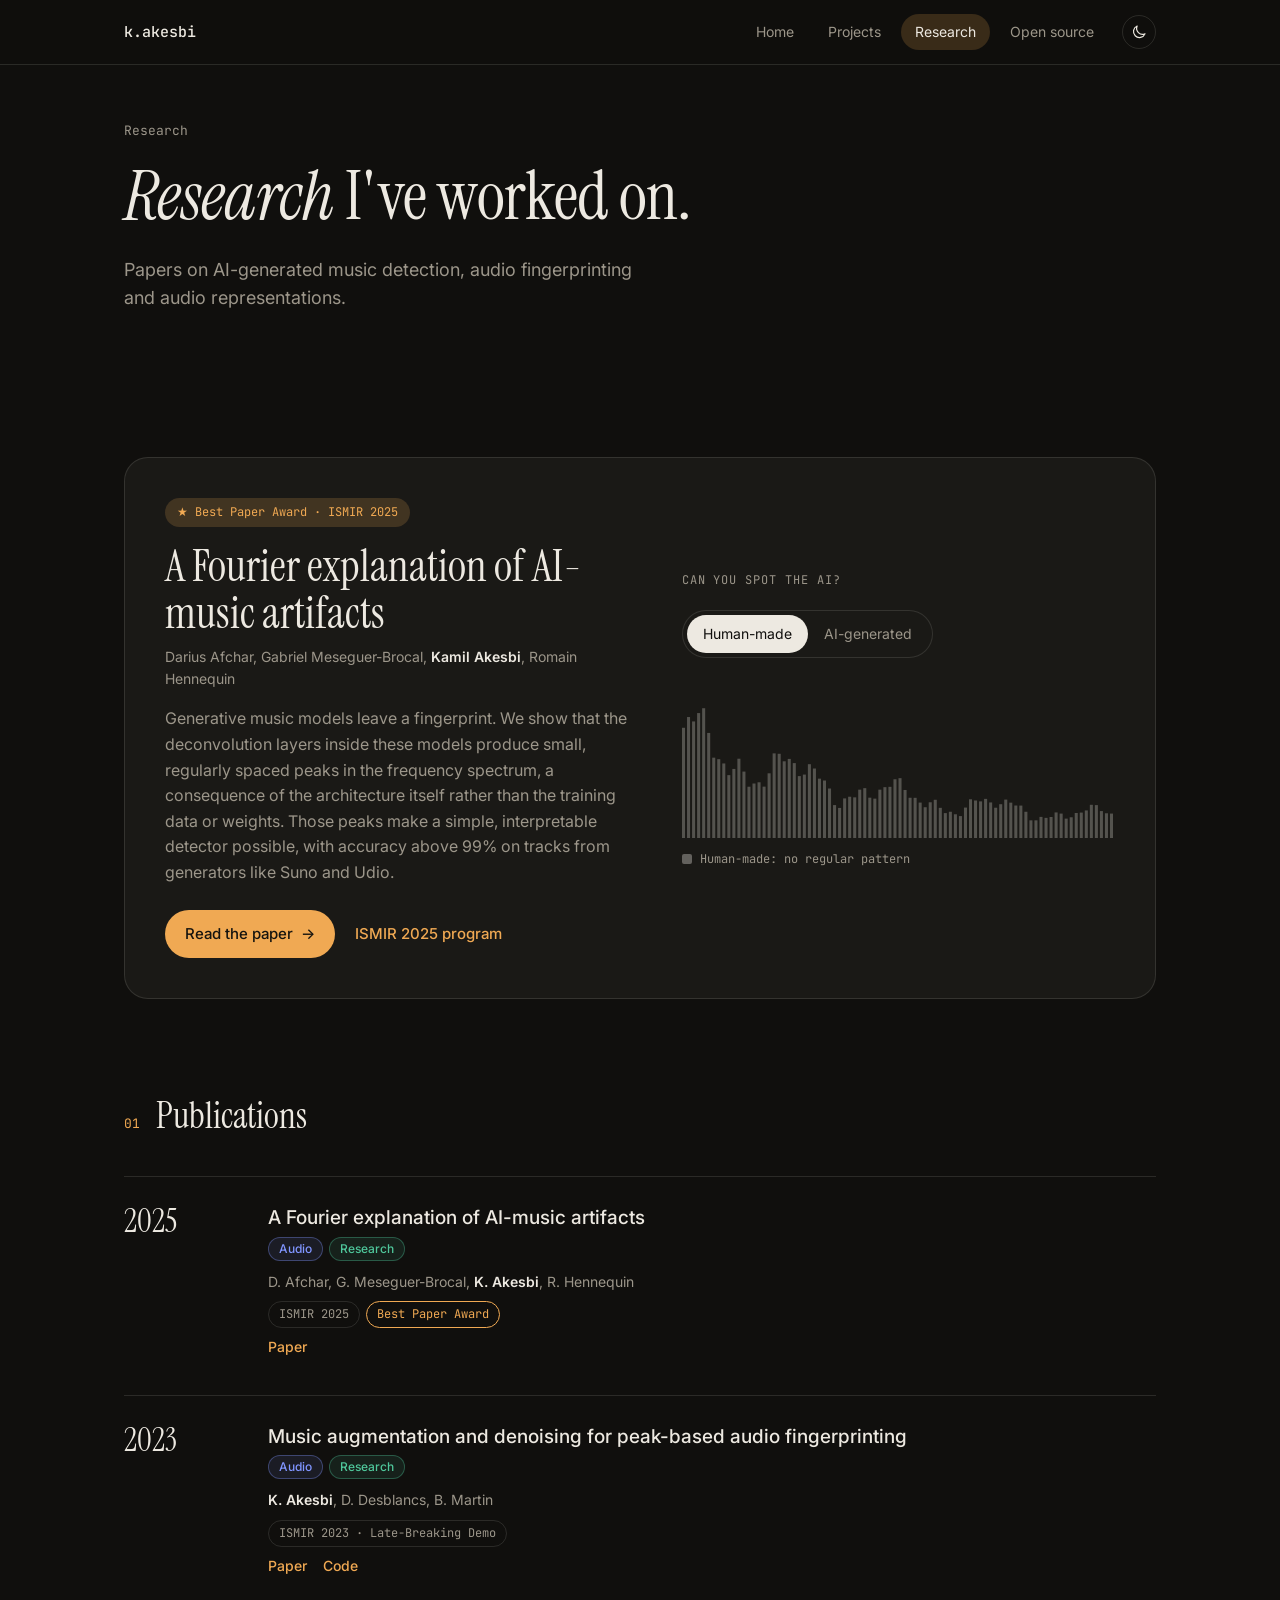
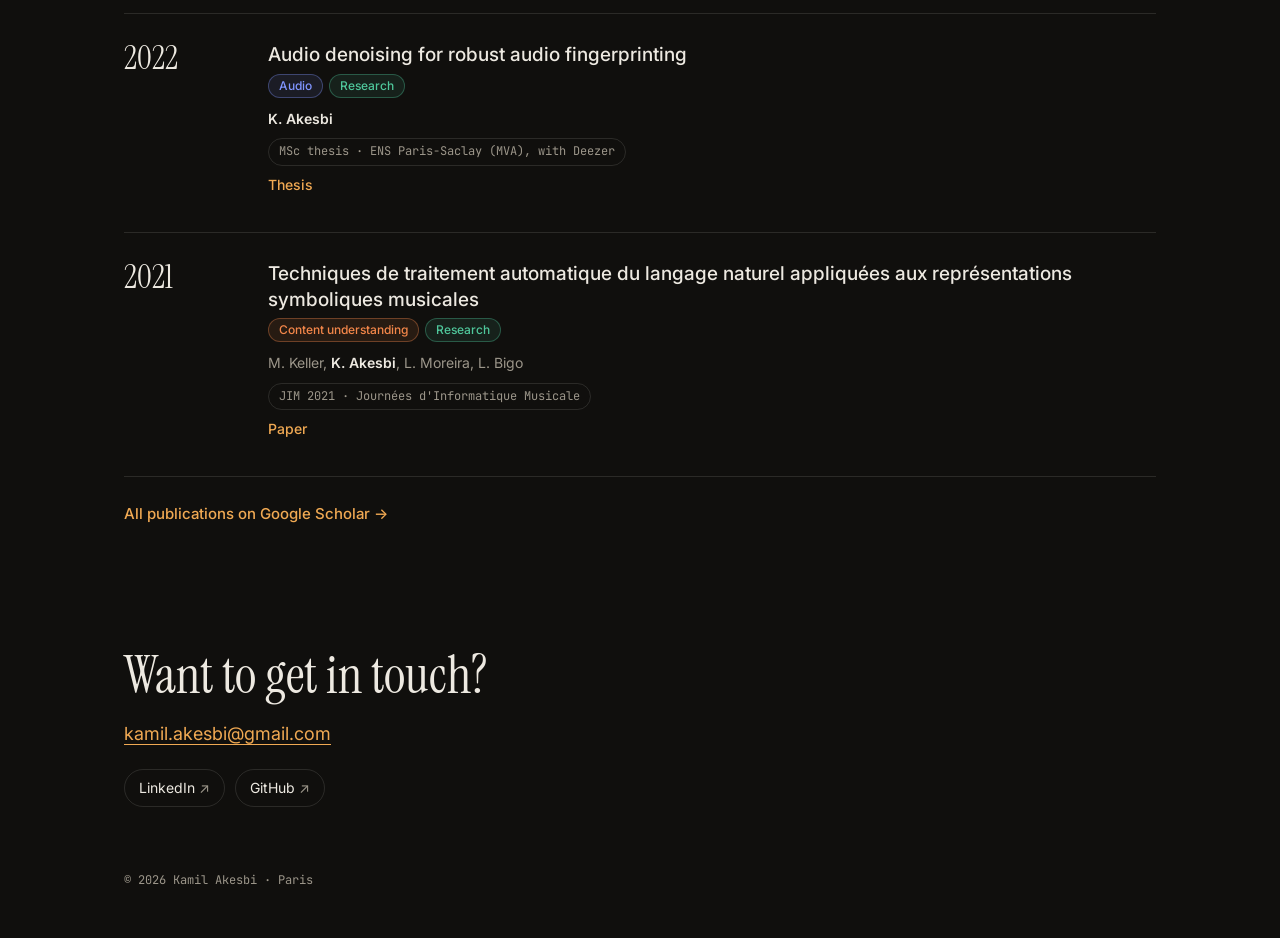
<file: research.html>
<!doctype html>
<html lang="en">
<head>
  <meta charset="utf-8">
  <meta name="viewport" content="width=device-width, initial-scale=1">
  <title>Research · Kamil Akesbi</title>
  <meta name="description" content="Publications by Kamil Akesbi on AI-generated music detection, audio fingerprinting and music denoising, including the ISMIR 2025 Best Paper.">
  <meta property="og:type" content="website">
  <meta property="og:title" content="Research · Kamil Akesbi">
  <meta property="og:description" content="Publications by Kamil Akesbi, including the ISMIR 2025 Best Paper on AI-music artifacts.">
  <meta name="twitter:card" content="summary">
  <link rel="icon" href="data:image/svg+xml,<svg xmlns='http://www.w3.org/2000/svg' viewBox='0 0 32 32'><rect width='32' height='32' rx='8' fill='%232442D8'/><g fill='%23F6F3EE'><rect x='7' y='13' width='3' height='6' rx='1.5'/><rect x='12' y='8' width='3' height='16' rx='1.5'/><rect x='17' y='11' width='3' height='10' rx='1.5'/><rect x='22' y='14' width='3' height='4' rx='1.5'/></g></svg>">
  <link rel="preconnect" href="https://fonts.googleapis.com">
  <link rel="preconnect" href="https://fonts.gstatic.com" crossorigin>
  <link href="https://fonts.googleapis.com/css2?family=Instrument+Serif:ital@0;1&family=Inter:wght@400;500;600&family=JetBrains+Mono:wght@400;500&display=swap" rel="stylesheet">
  <link rel="stylesheet" href="styles.css?v=46">
  <script>
    let t = null; try { t = localStorage.getItem('theme'); } catch (e) {} document.documentElement.dataset.theme = t || 'dark';
  </script>
</head>
<body>
  <div class="topbar">
  <header class="nav wrap">
      <a href="index.html" class="logo" aria-label="Home">k.akesbi</a>
      <nav>
        <a href="index.html">Home</a>
        <a href="projects.html">Projects</a>
        <a href="research.html" class="active" aria-current="page">Research</a>
        <a href="open-source.html">Open source</a>
        <button class="theme-toggle" id="themeToggle" aria-label="Toggle dark mode">
          <svg class="i-sun" viewBox="0 0 24 24" width="18" height="18" fill="none" stroke="currentColor" stroke-width="1.6" stroke-linecap="round"><circle cx="12" cy="12" r="4"/><path d="M12 2v2M12 20v2M4.9 4.9l1.4 1.4M17.7 17.7l1.4 1.4M2 12h2M20 12h2M4.9 19.1l1.4-1.4M17.7 6.3l1.4-1.4"/></svg>
          <svg class="i-moon" viewBox="0 0 24 24" width="18" height="18" fill="none" stroke="currentColor" stroke-width="1.6" stroke-linecap="round" stroke-linejoin="round"><path d="M20 14.5A8 8 0 0 1 9.5 4 8 8 0 1 0 20 14.5z"/></svg>
        </button>
      </nav>
    </header>
  </div>

  <main>
    <section class="page-head wrap">
      <p class="eyebrow">Research</p>
      <h1 class="page-title"><em>Research</em> I've worked on.</h1>
      <p class="lede">Papers on AI-generated music detection, audio fingerprinting and audio representations.</p>
    </section>

    <section class="wrap block">
      <article class="featured-paper">
        <div class="fp-text">
          <span class="badge-award">★ Best Paper Award · ISMIR 2025</span>
          <h2>A Fourier explanation of AI-music artifacts</h2>
          <p class="authors">Darius Afchar, Gabriel Meseguer-Brocal, <strong>Kamil Akesbi</strong>, Romain Hennequin</p>
          <p>Generative music models leave a fingerprint. We show that the deconvolution layers inside these models produce small, regularly spaced peaks in the frequency spectrum, a consequence of the architecture itself rather than the training data or weights. Those peaks make a simple, interpretable detector possible, with accuracy above 99% on tracks from generators like Suno and Udio.</p>
          <div class="links">
            <a class="btn btn-primary" href="https://arxiv.org/abs/2506.19108">Read the paper <span aria-hidden="true">→</span></a>
            <a class="text-link" href="https://ismir2025program.ismir.net/poster_229.html">ISMIR 2025 program</a>
          </div>
        </div>
        <div class="fp-visual">
          <p class="spectrum-kicker">Can you spot the AI?</p>
          <div class="seg" role="group" aria-label="Spectrum source">
            <button type="button" data-mode="human" aria-pressed="true">Human-made</button>
            <button type="button" data-mode="ai" aria-pressed="false">AI-generated</button>
          </div>
          <canvas id="spectrum" height="160" aria-hidden="true"></canvas>
          <p class="fp-caption" id="spectrumStatus"><i class="sw sw-real"></i>Human-made: no regular pattern</p>
        </div>
      </article>
    </section>

    <section class="wrap block">
      <h2 class="section-title"><span class="num">01</span>Publications</h2>
      <ol class="pubs">
        <li class="pub">
          <span class="pub-year">2025</span>
          <div>
            <h3>A Fourier explanation of AI-music artifacts</h3>
            <div class="tags"><span class="tg t-audio">Audio</span><span class="tg t-research">Research</span></div>
            <p class="authors">D. Afchar, G. Meseguer-Brocal, <strong>K. Akesbi</strong>, R. Hennequin</p>
            <p class="venue"><span class="badge">ISMIR 2025</span><span class="badge badge-gold">Best Paper Award</span></p>
            <p class="pub-links"><a href="https://arxiv.org/abs/2506.19108">Paper</a></p>
          </div>
        </li>
        <li class="pub">
          <span class="pub-year">2023</span>
          <div>
            <h3>Music augmentation and denoising for peak-based audio fingerprinting</h3>
            <div class="tags"><span class="tg t-audio">Audio</span><span class="tg t-research">Research</span></div>
            <p class="authors"><strong>K. Akesbi</strong>, D. Desblancs, B. Martin</p>
            <p class="venue"><span class="badge">ISMIR 2023 · Late-Breaking Demo</span></p>
            <p class="pub-links"><a href="https://arxiv.org/abs/2310.13388">Paper</a><a href="https://github.com/deezer/musicFPaugment">Code</a></p>
          </div>
        </li>
        <li class="pub">
          <span class="pub-year">2022</span>
          <div>
            <h3>Audio denoising for robust audio fingerprinting</h3>
            <div class="tags"><span class="tg t-audio">Audio</span><span class="tg t-research">Research</span></div>
            <p class="authors"><strong>K. Akesbi</strong></p>
            <p class="venue"><span class="badge">MSc thesis · ENS Paris-Saclay (MVA), with Deezer</span></p>
            <p class="pub-links"><a href="https://arxiv.org/abs/2212.11277">Thesis</a></p>
          </div>
        </li>
        <li class="pub">
          <span class="pub-year">2021</span>
          <div>
            <h3>Techniques de traitement automatique du langage naturel appliquées aux représentations symboliques musicales</h3>
            <div class="tags"><span class="tg t-content">Content understanding</span><span class="tg t-research">Research</span></div>
            <p class="authors">M. Keller, <strong>K. Akesbi</strong>, L. Moreira, L. Bigo</p>
            <p class="venue"><span class="badge">JIM 2021 · Journées d'Informatique Musicale</span></p>
            <p class="pub-links"><a href="https://hal.science/hal-03279850v1">Paper</a></p>
          </div>
        </li>
      </ol>
      <a class="text-link" href="https://scholar.google.com/citations?user=rhqPP6gAAAAJ">All publications on Google Scholar →</a>
    </section>
  </main>

  <footer class="footer wrap">
    <p class="footer-big">Want to get in touch?</p>
    <a class="footer-mail" href="mailto:kamil.akesbi@gmail.com">kamil.akesbi@gmail.com</a>
    <ul class="footer-links">
      <li><a href="https://www.linkedin.com/in/kamil-akesbi-19a98414a/">LinkedIn</a></li>
      <li><a href="https://github.com/kamilakesbi">GitHub</a></li>
    </ul>
    <p class="footer-small">© 2026 Kamil Akesbi · Paris</p>
  </footer>

  <script src="main.js?v=46"></script>
</body>
</html>
</file>
<file: styles.css>
:root {
  --bg: #F6F3EE;
  --surface: #FFFFFF;
  --ink: #16140F;
  --muted: #6B665C;
  --line: rgba(22, 20, 15, 0.12);
  --accent: #16140F;
  --accent-ink: #F6F3EE;
  --sand: #D9822B;
  --audio: #2442D8;
  --content: #C04E0C;
  --research: #0F7350;
  --prod: #5F5E5A;
  --audio-ink: #FFFFFF;
  --content-ink: #FFFFFF;
  --reco: #B5302B;
  --reco-ink: #FFFFFF;
  --research-ink: #FFFFFF;
  --dot: #D9822B;
  --link: #A35A0C;
  --serif: "Instrument Serif", Georgia, serif;
  --sans: "Inter", system-ui, -apple-system, sans-serif;
  --mono: "JetBrains Mono", ui-monospace, monospace;
  color-scheme: light;
}
@media (prefers-color-scheme: dark) {
  :root:not([data-theme="light"]) {
    --bg: #100F0D;
    --surface: #1A1916;
    --ink: #EDE9E1;
    --muted: #9C968A;
    --line: rgba(237, 233, 225, 0.12);
    --accent: #EDE9E1;
    --accent-ink: #100F0D;
    --sand: #F0A953;
    --audio: #8095FF;
    --content: #F4874A;
    --research: #4FC79B;
    --prod: #B4B2A9;
    --audio-ink: #100F0D;
    --content-ink: #100F0D;
    --reco: #F2706A;
    --reco-ink: #100F0D;
    --research-ink: #100F0D;
    --dot: #F0A953;
    --link: #F0A953;
    color-scheme: dark;
  }
}
:root[data-theme="dark"] {
  --bg: #100F0D;
  --surface: #1A1916;
  --ink: #EDE9E1;
  --muted: #9C968A;
  --line: rgba(237, 233, 225, 0.12);
  --accent: #EDE9E1;
  --accent-ink: #100F0D;
  --sand: #F0A953;
  --audio: #8095FF;
  --content: #F4874A;
  --research: #4FC79B;
  --prod: #B4B2A9;
  --audio-ink: #100F0D;
  --content-ink: #100F0D;
  --reco: #F2706A;
  --reco-ink: #100F0D;
  --research-ink: #100F0D;
  --dot: #F0A953;
  --link: #F0A953;
  color-scheme: dark;
}

* { box-sizing: border-box; }
html { -webkit-text-size-adjust: 100%; }
body {
  margin: 0;
  background: var(--bg);
  color: var(--ink);
  font-family: var(--sans);
  font-size: 16px;
  line-height: 1.6;
  -webkit-font-smoothing: antialiased;
}
a { color: inherit; text-decoration: none; }
img { max-width: 100%; display: block; }
.wrap { max-width: 1080px; margin: 0 auto; padding: 0 24px; }

/* Nav */
.nav { display: flex; justify-content: space-between; align-items: center; padding-top: 28px; padding-bottom: 28px; }
.logo { font-family: var(--mono); font-weight: 500; font-size: 15px; }
.nav nav { display: flex; align-items: center; gap: 28px; font-size: 14px; color: var(--muted); }
.nav nav a:hover { color: var(--ink); }
.theme-toggle { background: none; border: 1px solid var(--line); color: var(--ink); width: 34px; height: 34px; border-radius: 50%; display: grid; place-items: center; cursor: pointer; }
.theme-toggle:hover { border-color: var(--muted); }
.i-moon { display: none; }
:root[data-theme="dark"] .i-sun { display: none; }
:root[data-theme="dark"] .i-moon { display: block; }
@media (prefers-color-scheme: dark) {
  :root:not([data-theme="light"]) .i-sun { display: none; }
  :root:not([data-theme="light"]) .i-moon { display: block; }
}

/* Hero */
.hero { display: grid; grid-template-columns: minmax(0, 1.35fr) minmax(0, 1fr); gap: 56px; align-items: center; padding-top: 48px; padding-bottom: 40px; }
.eyebrow { font-family: var(--mono); font-size: 13px; color: var(--muted); margin: 0 0 20px; display: flex; align-items: center; gap: 10px; }
.live-dot { width: 8px; height: 8px; border-radius: 50%; background: var(--dot); box-shadow: 0 0 0 0 var(--dot); animation: pulse 2.4s infinite; flex-shrink: 0; }
@keyframes pulse { 0% { box-shadow: 0 0 0 0 color-mix(in srgb, var(--dot) 60%, transparent); } 70% { box-shadow: 0 0 0 10px transparent; } 100% { box-shadow: 0 0 0 0 transparent; } }
h1 { font-family: var(--serif); font-weight: 400; font-size: clamp(44px, 6.4vw, 78px); line-height: 1.02; letter-spacing: -0.01em; margin: 0 0 24px; }
h1 em { color: var(--accent); }
.hero h1 { margin-bottom: 12px; }
.tagline { font-family: var(--serif); font-size: clamp(26px, 3.2vw, 38px); line-height: 1.15; margin: 0 0 24px; }
.lede { font-size: 18px; color: var(--muted); max-width: 520px; margin: 0 0 32px; }
.cta-row { display: flex; align-items: center; gap: 24px; flex-wrap: wrap; }
.btn { display: inline-flex; align-items: center; gap: 8px; padding: 12px 20px; border-radius: 999px; font-size: 15px; font-weight: 500; transition: transform .15s ease; }
.btn-primary { background: var(--accent); color: var(--accent-ink); }
.btn:hover { transform: translateY(-1px); }
.socials { display: flex; gap: 16px; color: var(--muted); }
.socials a:hover { color: var(--ink); }
.portrait { margin: 0; position: relative; }
.portrait img { width: 100%; height: auto; aspect-ratio: 4 / 5; object-fit: cover; object-position: 62% 50%; border-radius: 24px; }
.portrait::after { content: ""; position: absolute; inset: 14px -14px -14px 14px; border: 1px solid var(--line); border-radius: 24px; z-index: -1; }

/* Spectrum */
.spectrum { padding-top: 24px; padding-bottom: 8px; }
#spectrum { width: 100%; height: 160px; display: block; }
.spectrum-legend { display: flex; flex-wrap: wrap; gap: 8px 24px; font-family: var(--mono); font-size: 12px; color: var(--muted); padding-top: 12px; border-top: 1px solid var(--line); }
.spectrum-legend a { margin-left: auto; color: var(--accent); }
.sw { display: inline-block; width: 10px; height: 10px; border-radius: 2px; margin-right: 8px; vertical-align: -1px; }
.sw-real { background: var(--ink); opacity: .35; }
.sw-ai { background: var(--sand); }

/* Sections */
.block { padding-top: 88px; }
.section-title { font-family: var(--serif); font-weight: 400; font-size: 36px; margin: 0 0 32px; display: flex; align-items: baseline; gap: 16px; }
.num { font-family: var(--mono); font-size: 13px; color: var(--sand); }

.awards { display: grid; grid-template-columns: repeat(3, minmax(0, 1fr)); gap: 16px; }
.award { background: var(--surface); border: 1px solid var(--line); border-radius: 16px; padding: 24px; display: flex; flex-direction: column; gap: 6px; transition: border-color .2s, transform .2s; }
.award:hover { border-color: var(--accent); transform: translateY(-2px); }
.award-org { font-family: var(--mono); font-size: 12px; color: var(--muted); text-transform: uppercase; letter-spacing: .08em; }
.award-name { font-family: var(--serif); font-size: 28px; line-height: 1.1; }
.award-desc { font-size: 14px; color: var(--muted); }

.stats { display: grid; grid-template-columns: repeat(4, minmax(0, 1fr)); border-top: 1px solid var(--line); }
.stat { padding: 24px 24px 0 0; display: flex; flex-direction: column; gap: 6px; }
.stat + .stat { padding-left: 24px; border-left: 1px solid var(--line); }
.stat-n { font-family: var(--serif); font-size: 52px; line-height: 1; color: var(--accent); }
.stat-l { font-size: 14px; color: var(--muted); }

.cards { display: grid; grid-template-columns: 1.4fr 1fr 1fr; gap: 16px; }
.card { background: var(--surface); border: 1px solid var(--line); border-radius: 16px; padding: 28px; display: flex; flex-direction: column; gap: 10px; transition: border-color .2s, transform .2s; }
.card:hover { border-color: var(--accent); transform: translateY(-2px); }
.card h3 { font-family: var(--serif); font-weight: 400; font-size: 28px; line-height: 1.1; margin: 0; }
.card p { margin: 0; color: var(--muted); font-size: 15px; flex: 1; }
.card-feature { background: var(--accent); color: var(--accent-ink); border-color: var(--accent); }
.card-feature p, .card-feature .tag { color: color-mix(in srgb, var(--accent-ink) 78%, transparent); }
.tag { font-family: var(--mono); font-size: 12px; color: var(--muted); }
.more { font-size: 14px; font-weight: 500; }

.timeline { list-style: none; margin: 0 0 24px; padding: 0; border-top: 1px solid var(--line); }
.timeline li { display: grid; grid-template-columns: 160px 1fr; gap: 16px; padding: 14px 0; border-bottom: 1px solid var(--line); }
.when { font-family: var(--mono); font-size: 13px; color: var(--muted); padding-top: 2px; }
.what strong { font-weight: 500; }
.text-link { color: var(--accent); font-weight: 500; font-size: 15px; }

/* Footer */
.footer { padding-top: 120px; padding-bottom: 48px; }
.footer-big { font-family: var(--serif); font-size: clamp(32px, 4.5vw, 52px); line-height: 1.1; margin: 0 0 16px; max-width: 760px; }
.footer-mail { font-size: 18px; color: var(--accent); border-bottom: 1px solid currentColor; }
.footer-small { font-family: var(--mono); font-size: 12px; color: var(--muted); margin: 64px 0 0; }

/* Reveal on scroll */
.reveal { opacity: 0; transform: translateY(16px); transition: opacity .6s ease, transform .6s ease; }
.reveal.in { opacity: 1; transform: none; }

/* Responsive */
@media (max-width: 860px) {
  .hero { grid-template-columns: 1fr; gap: 36px; padding-top: 16px; }
  .portrait { max-width: 360px; }
  .awards, .cards { grid-template-columns: 1fr; }
  .stats { grid-template-columns: repeat(2, minmax(0, 1fr)); }
  .stat:nth-child(3) { border-left: none; padding-left: 0; }
  .stat { padding-bottom: 24px; }
}
@media (max-width: 600px) {
  .wrap { padding-left: 16px; padding-right: 16px; }
  .portrait::after { inset: 10px -8px -10px 10px; }
  .nav { flex-wrap: wrap; gap: 14px; padding-top: 20px; padding-bottom: 12px; }
  .nav nav { gap: 16px; font-size: 13px; width: 100%; justify-content: space-between; }
  .block { padding-top: 64px; }
  .section-title { font-size: 30px; }
  .stat-n { font-size: 40px; }
  .stat + .stat { padding-left: 16px; }
  .timeline li { grid-template-columns: 1fr; gap: 2px; }
  .spectrum-legend a { margin-left: 0; }
}
@media (prefers-reduced-motion: reduce) {
  *, *::before, *::after { animation: none !important; transition: none !important; }
  .reveal { opacity: 1; transform: none; }
}

/* ---------- Inner pages ---------- */
.nav nav a.active { color: var(--ink); }
.page-head { padding-top: 56px; padding-bottom: 24px; }
.page-title { font-size: clamp(40px, 5.6vw, 68px); max-width: 820px; }
.page-title em { color: var(--accent); }
.jump { list-style: none; padding: 0; margin: 8px 0 0; display: flex; flex-wrap: wrap; gap: 8px; }
.jump a { display: inline-block; font-size: 14px; padding: 6px 14px; border: 1px solid var(--line); border-radius: 999px; color: var(--muted); }
.jump a:hover { color: var(--ink); border-color: var(--muted); }

/* Case study */
.case { margin-top: 64px; scroll-margin-top: 24px; }
.case-hero { background: var(--accent); color: var(--accent-ink); padding: 64px 0 56px; }
.case-kicker { font-family: var(--mono); font-size: 13px; margin: 0 0 16px; opacity: .8; }
.case-title { font-family: var(--serif); font-weight: 400; font-size: clamp(36px, 5vw, 60px); line-height: 1.05; margin: 0 0 40px; max-width: 860px; }
.case-meta { display: grid; grid-template-columns: repeat(3, minmax(0, 1fr)); gap: 24px; border-top: 1px solid color-mix(in srgb, var(--accent-ink) 30%, transparent); padding-top: 20px; font-size: 15px; }
.case-meta span { display: block; font-family: var(--mono); font-size: 12px; text-transform: uppercase; letter-spacing: .08em; opacity: .75; margin-bottom: 4px; }
.case-body { padding-top: 24px; }
.case-row { display: grid; grid-template-columns: 220px minmax(0, 1fr); gap: 40px; padding: 48px 0; border-bottom: 1px solid var(--line); }
.case-row:last-child { border-bottom: none; }
.case-label { font-family: var(--serif); font-weight: 400; font-size: 28px; line-height: 1.15; margin: 0; display: flex; flex-direction: column; gap: 8px; }
.case-content > p { font-size: 17px; margin: 0 0 24px; max-width: 680px; }
.case-content strong { font-weight: 600; }

/* Growth chart */
.growth { margin: 8px 0 0; background: var(--surface); border: 1px solid var(--line); border-radius: 16px; padding: 24px 24px 16px; }
.growth-bars { display: grid; grid-template-columns: repeat(3, minmax(0, 1fr)); gap: 24px; height: 220px; align-items: end; border-bottom: 1px solid var(--line); }
.gb { height: 100%; display: flex; flex-direction: column; justify-content: flex-end; align-items: center; gap: 6px; position: relative; }
.gb-val { font-family: var(--mono); font-size: 13px; color: var(--ink); }
.gb-bar { width: min(56px, 60%); height: calc(var(--v) * 0.82); min-height: 4px; background: var(--accent); border-radius: 4px 4px 0 0; cursor: default; }
.gb-bar:hover { opacity: .85; }
.gb-lab { position: absolute; bottom: -26px; font-family: var(--mono); font-size: 12px; color: var(--muted); }
.growth figcaption { font-size: 13px; color: var(--muted); margin-top: 40px; }
.growth figcaption a, .ticks a { color: var(--accent); }
.tip { position: fixed; z-index: 10; pointer-events: none; background: var(--ink); color: var(--bg); font-size: 13px; padding: 6px 10px; border-radius: 8px; white-space: nowrap; transform: translate(-50%, calc(-100% - 10px)); }

/* Pipeline */
.pipeline { display: grid; grid-template-columns: minmax(0,1fr) auto minmax(0,1fr) auto minmax(0,1fr) auto minmax(0,1fr); gap: 10px; align-items: stretch; margin: 0 0 28px; }
.pipe-step { background: var(--surface); border: 1px solid var(--line); border-radius: 14px; padding: 14px; display: flex; flex-direction: column; gap: 4px; font-size: 13px; color: var(--muted); }
.pipe-step strong { color: var(--ink); font-weight: 500; font-size: 15px; }
.pipe-n { font-family: var(--mono); font-size: 11px; color: var(--sand); }
.pipe-out { border-color: var(--accent); }
.pipe-arrow { align-self: center; color: var(--muted); font-size: 18px; }
.pipe-loop { grid-column: 1 / -1; display: flex; flex-wrap: wrap; align-items: center; gap: 8px; border: 1px dashed var(--line); border-radius: 14px; padding: 12px 14px; font-size: 13px; color: var(--muted); }
.pipe-loop-label { font-family: var(--mono); font-size: 12px; color: var(--sand); margin-right: 4px; }
.pipe-loop span:not(.pipe-loop-label) { background: var(--bg); border: 1px solid var(--line); border-radius: 999px; padding: 3px 10px; }

.ticks { list-style: none; padding: 0; margin: 0 0 16px; display: flex; flex-direction: column; gap: 12px; max-width: 700px; }
.ticks li { position: relative; padding-left: 26px; color: var(--muted); }
.ticks li::before { content: ""; position: absolute; left: 2px; top: .62em; width: 12px; height: 2px; background: var(--sand); }
.ticks strong { color: var(--ink); font-weight: 500; }

.stats-3 { grid-template-columns: repeat(3, minmax(0, 1fr)); margin-bottom: 32px; }
.stats-2 { grid-template-columns: repeat(2, minmax(0, 1fr)); margin-bottom: 32px; }
.milestones { list-style: none; padding: 0; margin: 0; border-top: 1px solid var(--line); }
.milestones li { display: grid; grid-template-columns: 110px 1fr; gap: 16px; padding: 12px 0; border-bottom: 1px solid var(--line); font-size: 15px; }

.press { display: grid; grid-template-columns: repeat(2, minmax(0, 1fr)); gap: 12px; }
.press a { background: var(--surface); border: 1px solid var(--line); border-radius: 12px; padding: 14px 16px; font-size: 15px; display: flex; flex-direction: column; gap: 2px; transition: border-color .2s; }
.press a:hover { border-color: var(--accent); }
.press span { font-family: var(--mono); font-size: 12px; color: var(--muted); }

/* Other work */
.work-item { display: grid; grid-template-columns: 220px minmax(0, 1fr); gap: 40px; padding: 36px 0; border-top: 1px solid var(--line); scroll-margin-top: 24px; }
.work-main h3 { font-family: var(--serif); font-weight: 400; font-size: 32px; line-height: 1.1; margin: 0 0 12px; }
.work-main > p { margin: 0 0 16px; max-width: 700px; }

@media (max-width: 860px) {
  .case-meta { grid-template-columns: 1fr; gap: 14px; }
  .case-row, .work-item { grid-template-columns: 1fr; gap: 16px; }
  .pipeline { grid-template-columns: 1fr; }
  .pipe-arrow { transform: rotate(90deg); justify-self: center; }
  .stats-3, .stats-2 { grid-template-columns: 1fr; }
  .stats-3 .stat, .stats-2 .stat { border-left: none !important; padding-left: 0 !important; border-bottom: 1px solid var(--line); }
}
@media (max-width: 600px) {
  .press { grid-template-columns: 1fr; }
  .milestones li { grid-template-columns: 1fr; gap: 2px; }
  .case-hero { padding: 48px 0 40px; }
  .growth { padding: 20px 16px 12px; }
  .growth-bars { height: 180px; }
}

/* Research */
.chips { list-style: none; padding: 0; margin: 0; display: flex; flex-wrap: wrap; gap: 8px; }
.chips li { font-size: 13px; padding: 5px 12px; border-radius: 999px; background: var(--surface); border: 1px solid var(--line); color: var(--muted); }
.featured-paper { display: grid; grid-template-columns: minmax(0, 1.1fr) minmax(0, 1fr); gap: 40px; align-items: center; background: var(--surface); border: 1px solid var(--line); border-radius: 24px; padding: 40px; }
.featured-paper h2 { font-family: var(--serif); font-weight: 400; font-size: clamp(32px, 4vw, 44px); line-height: 1.05; margin: 16px 0 10px; }
.featured-paper p { color: var(--muted); margin: 0 0 16px; }
.featured-paper .links { display: flex; align-items: center; gap: 20px; flex-wrap: wrap; margin-top: 24px; }
.badge-award { display: inline-block; font-family: var(--mono); font-size: 12px; padding: 5px 12px; border-radius: 999px; background: color-mix(in srgb, var(--sand) 18%, transparent); color: var(--sand); }
.authors { font-size: 14px; color: var(--muted); }
.authors strong { color: var(--ink); font-weight: 600; }
.fp-caption { font-family: var(--mono); font-size: 12px; margin-top: 12px !important; }
.pubs { list-style: none; padding: 0; margin: 0 0 24px; border-top: 1px solid var(--line); }
.pub { display: grid; grid-template-columns: 120px minmax(0, 1fr); gap: 24px; padding: 28px 0; border-bottom: 1px solid var(--line); }
.pub-year { font-family: var(--serif); font-size: 32px; line-height: 1; color: var(--accent); }
.pub h3 { font-weight: 500; font-size: 19px; line-height: 1.35; margin: 0 0 6px; }
.pub p { margin: 0 0 8px; }
.venue { display: flex; flex-wrap: wrap; gap: 6px; }
.badge { font-family: var(--mono); font-size: 12px; padding: 3px 10px; border-radius: 999px; border: 1px solid var(--line); color: var(--muted); }
.badge-gold { border-color: var(--sand); color: var(--sand); }
.pub-links { display: flex; gap: 16px; font-size: 14px; font-weight: 500; }
.pub-links a { color: var(--accent); }

/* Open source */
.oss-hero { display: grid; grid-template-columns: minmax(0, 1.4fr) minmax(0, 1fr); gap: 40px; align-items: center; background: var(--accent); color: var(--accent-ink); border-radius: 24px; padding: 40px; margin-bottom: 16px; transition: transform .2s; }
.oss-hero:hover { transform: translateY(-2px); }
.oss-hero .tag { color: inherit; opacity: .8; }
.oss-hero h2 { font-family: var(--serif); font-weight: 400; font-size: 56px; line-height: 1; margin: 10px 0 14px; }
.oss-hero p { margin: 0; opacity: .85; }
.oss-stats { display: flex; flex-direction: column; gap: 16px; }
.oss-stats > div { display: flex; align-items: baseline; gap: 12px; border-top: 1px solid color-mix(in srgb, var(--accent-ink) 30%, transparent); padding-top: 12px; }
.oss-stats .stat-n { color: inherit; font-size: 40px; }
.oss-stats .stat-l { color: inherit; opacity: .8; }
.oss-grid { display: grid; grid-template-columns: repeat(3, minmax(0, 1fr)); gap: 16px; margin-bottom: 24px; }
.oss-grid .card h3 { font-size: 26px; }
.prs { list-style: none; padding: 0; margin: 0; border-top: 1px solid var(--line); }
.prs a { display: grid; grid-template-columns: 130px minmax(0, 1fr) auto; gap: 16px; align-items: baseline; padding: 14px 0; border-bottom: 1px solid var(--line); }
.prs a::after { content: "→"; color: var(--muted); }
.prs a:hover { color: var(--accent); }
.pr-kind { font-family: var(--mono); font-size: 12px; color: var(--sand); }

/* About */
.about-head { display: grid; grid-template-columns: minmax(0, 0.8fr) minmax(0, 1.4fr); gap: 56px; align-items: start; padding-top: 48px; }
.bio p { font-size: 17px; margin: 0 0 18px; color: var(--muted); }
.bio p:first-child { color: var(--ink); font-size: 19px; }
.about-head .cta-row { margin-top: 28px; }
.cv { list-style: none; padding: 0; margin: 0; border-top: 1px solid var(--line); }
.cv > li { display: grid; grid-template-columns: 180px minmax(0, 1fr); gap: 24px; padding: 24px 0; border-bottom: 1px solid var(--line); }
.cv h3 { font-weight: 500; font-size: 19px; margin: 0; }
.cv .org { color: var(--muted); font-size: 14px; margin: 2px 0 8px; }
.cv p { margin: 0; }
.cv a { color: var(--accent); }
.skills { display: grid; grid-template-columns: repeat(auto-fit, minmax(200px, 1fr)); gap: 28px; }
.skills h3 { font-family: var(--mono); font-weight: 400; font-size: 12px; text-transform: uppercase; letter-spacing: .08em; color: var(--muted); margin: 0 0 12px; }

@media (max-width: 860px) {
  .featured-paper, .oss-hero, .about-head { grid-template-columns: 1fr; padding: 28px; }
  .about-head { padding: 24px; gap: 32px; }
  .about-head .portrait { max-width: 300px; }
  .oss-grid { grid-template-columns: 1fr; }
  .oss-hero h2 { font-size: 44px; }
}
@media (max-width: 600px) {
  .featured-paper, .oss-hero { padding: 22px; border-radius: 18px; }
  .about-head { padding: 16px; }
  .pub, .cv > li { grid-template-columns: 1fr; gap: 8px; }
  .prs a { grid-template-columns: 1fr auto; }
  .pr-kind { grid-column: 1 / -1; }
}

/* Home: merged about */
.lede:has(+ .lede-2) { margin-bottom: 14px; }
.lede-2 { font-size: 16px; }
.cv-link { display: inline-block; margin-top: 10px; font-size: 14px; font-weight: 500; color: var(--accent); }
.cv-head { display: flex; align-items: center; gap: 14px; margin-bottom: 10px; }
.cv-head .org { margin: 2px 0 0; }
.logo-tile { flex-shrink: 0; width: 48px; height: 48px; border-radius: 12px; background: #FFFFFF; border: 1px solid var(--line); display: grid; place-items: center; overflow: hidden; }
.logo-tile img { width: 100%; height: 100%; object-fit: contain; padding: 6px; }
.logo-mono { background: var(--surface); font-family: var(--serif); font-size: 20px; color: var(--muted); }

/* Spectrum intro */
.spectrum { padding-top: 72px; }
.spectrum-head { display: flex; justify-content: space-between; align-items: flex-end; gap: 32px; margin-bottom: 24px; }
.spectrum-kicker { font-family: var(--mono); font-size: 12px; text-transform: uppercase; letter-spacing: .08em; color: var(--sand); margin: 0 0 8px; }
.spectrum-title { font-family: var(--serif); font-weight: 400; font-size: 36px; line-height: 1.1; margin: 0 0 10px; }
.spectrum-text { color: var(--muted); max-width: 640px; margin: 0; }
.spectrum-text a { color: var(--accent); }
.seg { display: inline-flex; flex-shrink: 0; padding: 4px; border: 1px solid var(--line); border-radius: 999px; background: var(--surface); }
.seg button { font: inherit; font-size: 14px; border: 0; background: none; color: var(--muted); padding: 8px 16px; border-radius: 999px; cursor: pointer; }
.seg button[aria-pressed="true"] { background: var(--ink); color: var(--bg); }
.seg button[data-mode="ai"][aria-pressed="true"] { background: var(--sand); color: #16140F; }
@media (max-width: 760px) {
  .spectrum { padding-top: 48px; }
  .spectrum-head { flex-direction: column; align-items: flex-start; gap: 20px; }
  .spectrum-title { font-size: 30px; }
}
.logo-wide { width: 112px; }
.logo-wide img { padding: 6px 8px; }
.fp-visual .seg { margin: 4px 0 20px; }
.fp-visual canvas { width: 100%; height: 160px; display: block; }
.cv .ticks { margin: 4px 0 4px; }
.cv .ticks li { font-size: 15px; }


/* ---------- Category colors ---------- */
h1 em, .page-title em { color: inherit; }
.kw { font-style: italic; }
.kw-audio { color: var(--audio); }
.kw-content { color: var(--content); }
.kw-research { color: var(--research); }
.kw-prod { color: var(--prod); }
.tags { display: flex; flex-wrap: wrap; gap: 6px; }
.tg { font-family: var(--sans); font-size: 12px; font-weight: 500; line-height: 1; padding: 5px 10px; border-radius: 999px; border: 1px solid; white-space: nowrap; }
.t-audio { color: var(--audio); background: color-mix(in srgb, var(--audio) 10%, transparent); border-color: color-mix(in srgb, var(--audio) 35%, transparent); }
.t-content { color: var(--content); background: color-mix(in srgb, var(--content) 10%, transparent); border-color: color-mix(in srgb, var(--content) 35%, transparent); }
.t-research { color: var(--research); background: color-mix(in srgb, var(--research) 10%, transparent); border-color: color-mix(in srgb, var(--research) 35%, transparent); }
.t-prod { color: var(--prod); background: color-mix(in srgb, var(--prod) 10%, transparent); border-color: color-mix(in srgb, var(--prod) 35%, transparent); }
.cv-head + .tags { margin: 0 0 12px; }
.pub .tags { margin: 2px 0 10px; }
.work-side { display: flex; flex-direction: column; gap: 10px; }

/* Audio projects keep the blue blocks */
.case-hero, .oss-hero, .card-feature { background: var(--audio); color: var(--audio-ink); border-color: var(--audio); }
.case-hero .tg, .oss-hero .tg { color: var(--audio-ink); background: color-mix(in srgb, var(--audio-ink) 14%, transparent); border-color: color-mix(in srgb, var(--audio-ink) 40%, transparent); }
.case-meta { border-top-color: color-mix(in srgb, var(--audio-ink) 30%, transparent); }
.case-hero .tags { margin: -20px 0 32px; }

/* Inline links: neutral ink, underlined */
.cv p a, .ticks a, .growth figcaption a, .spectrum-text a { color: var(--ink); text-decoration: underline; text-decoration-color: color-mix(in srgb, var(--ink) 35%, transparent); text-underline-offset: 3px; }
.cv-link, .text-link, .pub-links a, .footer-mail { color: var(--ink); }
.card:hover, .award:hover, .press a:hover, .pipe-out { border-color: var(--ink); }
.prs a:hover { color: var(--ink); text-decoration: underline; }

/* Title colors topics only; all four tags keep their colors */
.logo-inria { background: #E63312; border-color: #E63312; }
.logo-inria img { filter: brightness(0) invert(1); padding: 10px 12px; }

/* Buttons and links in amber */
.btn-primary { background: var(--sand); color: #16140F; }
.cv .cv-link, .text-link, .pub-links a, .footer-mail, .prs a:hover { color: var(--link); }
.cv p a, .ticks a, .growth figcaption a, .spectrum-text a { color: var(--link); text-decoration-color: color-mix(in srgb, var(--link) 45%, transparent); }

/* Two-level experience bullets */
.ticks-2 { gap: 18px; max-width: 720px; }
.ticks-2 > li { color: var(--ink); }
.ticks-2 .lvl1 { font-weight: 500; }
.ticks .sub { list-style: none; padding: 0; margin: 8px 0 0; display: flex; flex-direction: column; gap: 6px; }
.ticks .sub li { position: relative; padding-left: 18px; font-size: 14.5px; color: var(--muted); }
.ticks .sub li::before { content: ""; position: absolute; left: 2px; top: .62em; width: 5px; height: 5px; border-radius: 50%; background: color-mix(in srgb, var(--sand) 60%, transparent); }
.ticks .sub strong { color: var(--ink); font-weight: 500; }

/* Collapsible sections */
.section-toggle { all: unset; cursor: pointer; display: inline-flex; align-items: baseline; gap: 16px; }
.section-toggle:focus-visible { outline: 2px solid var(--sand); outline-offset: 6px; border-radius: 4px; }
.section-toggle .chev { align-self: center; color: var(--muted); transition: transform .25s ease; }
.section-toggle:hover .chev { color: var(--ink); }
.section-toggle[aria-expanded="false"] .chev { transform: rotate(-90deg); }
.section-body { display: grid; grid-template-rows: 1fr; transition: grid-template-rows .35s ease; }
.section-body.collapsed { grid-template-rows: 0fr; }
.section-inner { overflow: hidden; min-height: 0; }

/* Foldable jobs */
.cv-head.is-toggle { cursor: pointer; }
.job-toggle { all: unset; cursor: pointer; margin-left: auto; align-self: center; width: 32px; height: 32px; border-radius: 50%; display: grid; place-items: center; color: var(--muted); border: 1px solid var(--line); flex-shrink: 0; }
.job-toggle:focus-visible { outline: 2px solid var(--sand); outline-offset: 2px; }
.cv-head.is-toggle:hover .job-toggle { color: var(--ink); border-color: var(--muted); }
.job-toggle .chev { transition: transform .25s ease; }
.job-toggle[aria-expanded="false"] .chev { transform: rotate(-90deg); }
.cv-head + .tags { margin-bottom: 4px; }
.job-body .section-inner > .ticks { padding-top: 10px; }
.exp-tools { display: flex; justify-content: flex-end; margin: 0 0 4px; }
.expand-all { all: unset; cursor: pointer; font-size: 14px; font-weight: 500; color: var(--link); }
.expand-all:focus-visible { outline: 2px solid var(--sand); outline-offset: 4px; border-radius: 4px; }

/* Accordion layout for collapsible sections */
.block:has(.section-toggle) { padding-top: 0; }
.block:has(.section-toggle) .section-title { margin: 0; padding: 28px 0; border-top: 1px solid var(--line); }
.block:has(.section-toggle[aria-expanded="true"]) .section-title { padding-bottom: 32px; }
#experience { margin-top: 72px; }
#skills .skills { padding-bottom: 28px; }
#skills > .section-body { border-bottom: 1px solid var(--line); }

/* Proof lines under the intro */
.proof { margin: 0 0 32px; padding: 14px 0; border-top: 1px solid var(--line); border-bottom: 1px solid var(--line); display: flex; flex-direction: column; gap: 8px; max-width: 520px; }
.proof > div { display: grid; grid-template-columns: 140px minmax(0, 1fr); gap: 12px; align-items: baseline; }
.proof dt { font-family: var(--mono); font-size: 12px; text-transform: uppercase; letter-spacing: .06em; color: var(--sand); }
.proof dd { margin: 0; font-size: 15px; color: var(--muted); }
.proof dd a { color: var(--ink); font-weight: 500; text-decoration: underline; text-decoration-color: color-mix(in srgb, var(--ink) 30%, transparent); text-underline-offset: 3px; }
.proof dd a:hover { text-decoration-color: var(--link); }
.proof .sep { margin: 0 8px; color: var(--muted); }
.proof .todo-link { color: var(--ink); font-weight: 500; }
@media (max-width: 600px) { .proof > div { grid-template-columns: 1fr; gap: 0; } }

/* Selected achievements */
#achievements { margin-top: 72px; }
#experience { margin-top: 0; }
.ach-label { font-family: var(--mono); font-size: 12px; text-transform: uppercase; letter-spacing: .06em; color: var(--sand); margin: 0 0 2px; }
.ach .cv-head { margin-bottom: 0; }
.ach-text { margin: 12px 0 8px; color: var(--muted); max-width: 680px; }
.ach-text strong { color: var(--ink); font-weight: 500; }
.ach-links { margin: 0; }
.ach-links .cv-link { margin-top: 0; }
.ach-links .sep { margin: 0 8px; color: var(--muted); }
.ach .section-inner { padding-bottom: 2px; }

/* Achievements as press-style cards */
.ach-grid { grid-template-columns: repeat(3, minmax(0, 1fr)); padding-bottom: 28px; }
.ach-grid a { font-size: 17px; font-weight: 500; gap: 4px; padding: 18px 20px; }
.ach-grid a span { color: var(--sand); text-transform: uppercase; letter-spacing: .06em; margin-bottom: 4px; }
.ach-grid a em { font-style: normal; font-weight: 400; font-size: 14px; color: var(--muted); }
.ach-grid a:hover { border-color: var(--sand); }
@media (max-width: 860px) { .ach-grid { grid-template-columns: 1fr; } }

/* Speed-change explainer */
.speed { margin: 8px 0 0; background: var(--surface); border: 1px solid var(--line); border-radius: 16px; padding: 20px 24px 16px; display: flex; flex-direction: column; gap: 18px; }
.speed-control { display: flex; align-items: center; gap: 14px; }
.speed-control label { font-family: var(--mono); font-size: 12px; text-transform: uppercase; letter-spacing: .06em; color: var(--muted); white-space: nowrap; }
.speed-control input[type="range"] { flex: 1; accent-color: var(--sand); }
.speed-control output { font-family: var(--mono); font-size: 15px; font-weight: 500; min-width: 52px; text-align: right; }
.speed-head { display: flex; justify-content: space-between; align-items: baseline; gap: 12px; flex-wrap: wrap; margin-bottom: 6px; }
.speed-axis { font-family: var(--mono); font-size: 12px; color: var(--muted); }
.speed-status { font-size: 13px; font-weight: 500; }
.speed-status.ok { color: var(--ink); }
.speed-status.bad { color: var(--muted); }
.speed canvas { width: 100%; height: 120px; display: block; border-bottom: 1px solid var(--line); }
.speed-note { font-size: 13px; color: var(--muted); margin: 6px 0 0; }
.speed figcaption { font-size: 13px; color: var(--muted); border-top: 1px solid var(--line); padding-top: 12px; }
.speed figcaption a { color: var(--link); }

/* Hybrid-track explainer */
.stems { margin: 8px 0 0; background: var(--surface); border: 1px solid var(--line); border-radius: 16px; padding: 20px 24px 16px; display: flex; flex-direction: column; gap: 16px; }
.stems .seg { align-self: flex-start; flex-wrap: wrap; }
.stems .seg button[aria-pressed="true"] { background: var(--ink); color: var(--bg); }
.stems-lanes { display: grid; grid-template-columns: 150px minmax(0, 1fr); gap: 12px; }
.stems-labels { display: grid; grid-template-rows: repeat(3, 1fr); font-family: var(--mono); font-size: 11px; color: var(--muted); }
.stems-labels span { display: flex; align-items: flex-end; padding-bottom: 6px; }
.stems-labels span:first-child { color: var(--sand); }
#stemsCanvas { width: 100%; height: 200px; display: block; }
.stems-verdict { display: flex; flex-wrap: wrap; gap: 10px; }
.stem-pill { display: inline-flex; align-items: center; gap: 10px; font-size: 14px; font-weight: 500; padding: 8px 14px; border-radius: 999px; border: 1px solid var(--line); color: var(--muted); }
.stem-pill span { font-family: var(--mono); font-size: 11px; text-transform: uppercase; letter-spacing: .06em; font-weight: 400; }
.stem-pill.is-ai { border-color: var(--sand); color: var(--ink); }
.stem-pill.is-ai span { color: var(--sand); }
.stems figcaption { font-size: 13px; color: var(--muted); border-top: 1px solid var(--line); padding-top: 12px; }
.stems figcaption a { color: var(--link); }
@media (max-width: 600px) {
  .stems { padding: 16px; }
  .stems-lanes { grid-template-columns: 1fr; }
  .stems-labels { display: flex; flex-wrap: wrap; gap: 4px 12px; }
  .stems-labels span { padding: 0; }
}

/* Research tabs */
.rtabs { display: flex; gap: 4px; border-bottom: 1px solid var(--line); margin: 4px 0 20px; overflow-x: auto; }
.rtabs [role="tab"] { all: unset; cursor: pointer; padding: 10px 14px; font-size: 15px; color: var(--muted); border-bottom: 2px solid transparent; margin-bottom: -1px; white-space: nowrap; }
.rtabs [role="tab"]:hover { color: var(--ink); }
.rtabs [role="tab"][aria-selected="true"] { color: var(--ink); font-weight: 500; border-bottom-color: var(--sand); }
.rtabs [role="tab"]:focus-visible { outline: 2px solid var(--sand); outline-offset: -2px; border-radius: 6px; }
.rpanel > p { font-size: 17px; margin: 0 0 20px; max-width: 680px; }

/* Zero-shot explainer */
.zs { margin: 0; background: var(--surface); border: 1px solid var(--line); border-radius: 16px; padding: 20px 24px 16px; display: flex; flex-direction: column; gap: 14px; }
.zs-steps { display: flex; flex-wrap: wrap; gap: 8px; align-items: center; }
.zs-btn { all: unset; cursor: pointer; display: inline-flex; align-items: center; gap: 8px; font-size: 14px; padding: 8px 14px; border: 1px solid var(--line); border-radius: 999px; color: var(--ink); }
.zs-btn span { font-family: var(--mono); font-size: 11px; width: 18px; height: 18px; border-radius: 50%; display: grid; place-items: center; border: 1px solid var(--sand); color: var(--sand); }
.zs-btn:hover { border-color: var(--sand); }
.zs-btn.done { border-color: var(--sand); }
.zs-btn.done span { background: var(--sand); color: #16140F; }
.zs-btn:focus-visible, .zs-reset:focus-visible { outline: 2px solid var(--sand); outline-offset: 2px; }
.zs-reset { all: unset; cursor: pointer; font-size: 13px; color: var(--muted); margin-left: auto; padding: 8px 4px; }
.zs-reset:hover { color: var(--ink); }
#zsCanvas { width: 100%; height: 320px; display: block; border: 1px solid var(--line); border-radius: 12px; }
.zs-status { margin: 0; font-size: 15px; min-height: 2.6em; }
.zs figcaption { font-size: 13px; color: var(--muted); border-top: 1px solid var(--line); padding-top: 12px; }
.zs figcaption a { color: var(--link); }
@media (max-width: 600px) { #zsCanvas { height: 260px; } .zs { padding: 16px; } .zs-reset { margin-left: 0; } }

/* Projects page: foldable project cards */
.proj-group .section-title { margin-bottom: 20px; }
.proj { border-top: 1px solid var(--line); scroll-margin-top: 24px; }
.proj:last-child { border-bottom: 1px solid var(--line); }
.proj-head { align-items: flex-start; padding: 24px 0; margin: 0; gap: 20px; }
.proj-text { flex: 1; min-width: 0; }
.proj-meta { margin: 0 0 6px; display: flex; align-items: center; gap: 10px; font-family: var(--mono); font-size: 12px; color: var(--muted); }
.proj-badge { color: var(--sand); border: 1px solid color-mix(in srgb, var(--sand) 50%, transparent); border-radius: 999px; padding: 2px 8px; text-transform: uppercase; letter-spacing: .06em; font-size: 11px; }
.proj-head h3 { font-family: var(--serif); font-weight: 400; font-size: 32px; line-height: 1.1; margin: 0 0 8px; }
.proj-sum { margin: 0 0 12px; font-size: 17px; color: var(--muted); max-width: 700px; }
.proj-head .job-toggle { margin-top: 26px; }
.proj-body .section-inner > :last-child { margin-bottom: 24px; }
.proj .case-row { grid-template-columns: 1fr; gap: 12px; padding: 24px 0; border-bottom: none; border-top: 1px dashed var(--line); }
.proj .case-label { font-family: var(--mono); font-weight: 400; font-size: 12px; text-transform: uppercase; letter-spacing: .08em; color: var(--sand); }
.proj .case-content > p { font-size: 16px; }
.case-meta-row { display: flex; flex-wrap: wrap; gap: 12px 40px; padding: 4px 0 20px; font-size: 15px; }
.case-meta-row span { display: block; font-family: var(--mono); font-size: 11px; text-transform: uppercase; letter-spacing: .08em; color: var(--muted); margin-bottom: 2px; }
.proj-soon { font-size: 14px; color: var(--muted); font-style: italic; }
.proj-links { display: flex; flex-wrap: wrap; gap: 20px; margin: 0; }
.proj-links a, .proj .case-content p a, .proj .ticks a { color: var(--link); }
.proj-links a::after { content: " →"; }

/* Synthetic diarization diagram */
.synth { display: grid; grid-template-columns: minmax(0,1fr) auto minmax(0,1fr) auto minmax(0,1fr); gap: 10px; align-items: stretch; margin: 4px 0 20px; }
.synth-step { background: var(--surface); border: 1px solid var(--line); border-radius: 14px; padding: 14px; display: flex; flex-direction: column; gap: 10px; font-size: 13px; }
.synth-step strong { font-weight: 500; font-size: 15px; }
.synth-step em { font-style: normal; color: var(--muted); font-size: 12px; margin-top: auto; }
.synth-clips { display: flex; flex-direction: column; gap: 4px; }
.synth-clips span { width: var(--w); min-width: 24px; height: 14px; border-radius: 4px; background: color-mix(in srgb, var(--ink) 22%, transparent); font-family: var(--mono); font-size: 10px; line-height: 14px; padding-left: 5px; color: var(--ink); }
.synth-timeline { position: relative; display: flex; flex-direction: column; gap: 6px; }
.synth-timeline > div { position: relative; height: 14px; padding-left: 16px; }
.synth-timeline b { position: absolute; left: 0; top: 0; font-family: var(--mono); font-size: 10px; font-weight: 400; color: var(--muted); line-height: 14px; }
.synth-timeline i { position: absolute; top: 0; height: 14px; border-radius: 4px; background: color-mix(in srgb, var(--ink) 30%, transparent); margin-left: 16px; max-width: calc(100% - 16px); }
.synth-chips { display: flex; flex-wrap: wrap; gap: 6px; }
.synth-chips span { background: var(--bg); border: 1px solid var(--line); border-radius: 999px; padding: 3px 10px; font-size: 12px; }

@media (max-width: 860px) {
  .synth { grid-template-columns: 1fr; }
  .synth .pipe-arrow { transform: rotate(90deg); justify-self: center; }
}
@media (max-width: 600px) {
  .proj-head h3 { font-size: 26px; }
  .proj-sum { font-size: 15px; }
}

/* Featured fingerprinting project on the Open source page */
.fp-feature { background: var(--surface); border: 1px solid var(--line); border-radius: 24px; padding: 32px; }
.fp-feature h3 { font-family: var(--serif); font-weight: 400; font-size: 36px; line-height: 1.1; margin: 8px 0 10px; }
.fp-feature .tags { margin-bottom: 16px; }
.fp-feature > div > p { margin: 0 0 16px; max-width: 720px; }
.fp-feature .proj-links a { color: var(--link); }
@media (max-width: 600px) { .fp-feature { padding: 22px; } .fp-feature h3 { font-size: 28px; } }

/* Keeping it accurate panel */
.keep { border: 1px solid color-mix(in srgb, var(--sand) 45%, var(--line)); background: color-mix(in srgb, var(--sand) 6%, var(--surface)); border-radius: 16px; padding: 20px 22px; margin: 4px 0 24px; }
.keep-title { font-family: var(--serif); font-size: 26px; line-height: 1.1; margin: 0 0 6px; }
.keep-title span { color: var(--sand); margin-right: 4px; }
.keep-sub { margin: 0 0 16px; color: var(--muted); font-size: 15px; }
.keep-grid { display: grid; grid-template-columns: repeat(4, minmax(0, 1fr)); gap: 10px; }
.keep-grid > div { background: var(--surface); border: 1px solid var(--line); border-radius: 12px; padding: 14px; display: flex; flex-direction: column; gap: 6px; }
.keep-grid strong { font-weight: 500; font-size: 15px; }
.keep-grid span { font-size: 13px; color: var(--muted); line-height: 1.5; }
.contrib-title { font-family: var(--mono); font-size: 12px; text-transform: uppercase; letter-spacing: .08em; color: var(--muted); margin: 0 0 10px; }
@media (max-width: 860px) { .keep-grid { grid-template-columns: repeat(2, minmax(0, 1fr)); } }
@media (max-width: 520px) { .keep-grid { grid-template-columns: 1fr; } }

/* Dated impact timeline */
.timeline-impact { list-style: none; padding: 0; margin: 8px 0 0 7px; border-left: 2px solid var(--line); }
.timeline-impact li { position: relative; display: grid; grid-template-columns: 90px minmax(0, 1fr); gap: 16px; padding: 0 0 20px 22px; }
.timeline-impact li::before { content: ""; position: absolute; left: -6px; top: 6px; width: 10px; height: 10px; border-radius: 50%; background: var(--bg); border: 2px solid var(--sand); }
.timeline-impact .when { font-family: var(--mono); font-size: 13px; color: var(--muted); padding-top: 2px; }
.timeline-impact p { margin: 0 0 4px; font-size: 15px; }
.timeline-impact strong { font-weight: 600; }
.tl-links { display: flex; flex-wrap: wrap; gap: 4px 14px; font-size: 13px; }
.tl-links a { color: var(--link); }
.tl-links a::after { content: " ↗"; font-size: 11px; }
@media (max-width: 600px) { .timeline-impact li { grid-template-columns: 1fr; gap: 2px; } }

/* Bigger section titles inside project cards */
.proj .case-label { font-family: var(--serif); font-size: 28px; line-height: 1.15; text-transform: none; letter-spacing: 0; color: var(--ink); display: flex; flex-direction: row; align-items: center; gap: 12px; }
.proj .case-label::before { content: ""; width: 18px; height: 2px; background: var(--sand); flex-shrink: 0; }
@media (max-width: 600px) { .proj .case-label { font-size: 24px; } }

/* Uploads chart in amber */
.gb-bar { background: var(--sand); }
.gb-val { color: var(--sand); font-weight: 500; }
.proj .case-label { color: var(--sand); }
/* Option B: larger mono section titles */
.proj .case-label { font-family: var(--mono); font-size: 15px; font-weight: 500; line-height: 1.3; text-transform: uppercase; letter-spacing: .08em; color: var(--sand); }
.proj .case-label::before { width: 16px; }
@media (max-width: 600px) { .proj .case-label { font-size: 14px; } }

/* Zero-shot explainer v2: cluster map + mean fingerprint */
.zs-hint { margin: 0; font-size: 15px; color: var(--muted); }
.zs-hint strong { color: var(--ink); font-weight: 500; }
.zs-pick { align-self: flex-start; flex-wrap: wrap; }
.zs-pick button[aria-pressed="true"] { background: var(--ink); color: var(--bg); }
.zs-pick button[data-cluster="new"] { color: var(--sand); }
.zs-pick button[data-cluster="new"][aria-pressed="true"] { background: var(--sand); color: #16140F; }
.zs-fp { border: 1px solid var(--line); border-radius: 12px; padding: 12px 14px; }
.zs-fp-head { display: flex; justify-content: space-between; flex-wrap: wrap; gap: 6px 16px; font-family: var(--mono); font-size: 12px; color: var(--muted); margin-bottom: 8px; }
.zs-legend { display: flex; gap: 14px; flex-wrap: wrap; }
.zs-dash { display: inline-block; width: 14px; border-top: 1px dashed var(--ink); opacity: .7; margin-right: 6px; vertical-align: middle; }
#zsFp { width: 100%; height: 130px; display: block; }
.zs-checks { display: flex; flex-direction: column; gap: 6px; }
.zs-check { display: grid; grid-template-columns: 22px 170px minmax(0, 1fr); gap: 8px; align-items: baseline; font-size: 14px; }
.zs-mark { font-weight: 600; color: var(--ink); }
.zs-check.bad .zs-mark { color: var(--muted); }
.zs-who { font-family: var(--mono); font-size: 12px; color: var(--muted); }
.zs-verdict { margin: 6px 0 0; font-size: 15px; font-weight: 500; }
.zs-verdict.is-new { color: var(--sand); }
@media (max-width: 600px) { .zs-check { grid-template-columns: 22px minmax(0, 1fr); } .zs-check > span:last-child { grid-column: 2; } }

/* Footer links */
.footer-links { list-style: none; padding: 0; margin: 20px 0 0; display: flex; flex-wrap: wrap; gap: 10px; }
.footer-links a { display: inline-block; font-size: 14px; padding: 7px 14px; border: 1px solid var(--line); border-radius: 999px; color: var(--ink); transition: border-color .2s, color .2s; }
.footer-links a::after { content: " ↗"; color: var(--muted); }
.footer-links a:hover { border-color: var(--sand); color: var(--link); }

/* Communities explainer */
.comm { margin: 4px 0 0; background: var(--surface); border: 1px solid var(--line); border-radius: 16px; padding: 20px 24px 16px; display: flex; flex-direction: column; gap: 14px; }
.comm-pick { align-self: flex-start; }
.comm-pick button[aria-pressed="true"] { background: var(--ink); color: var(--bg); }
.comm-pick button[data-view="comm"][aria-pressed="true"] { background: var(--sand); color: #16140F; }
#commCanvas { width: 100%; height: 340px; display: block; border: 1px solid var(--line); border-radius: 12px; }
.comm-stats { display: flex; justify-content: space-between; align-items: baseline; gap: 16px; flex-wrap: wrap; }
.comm-status { margin: 0; font-size: 15px; flex: 1; min-width: 240px; }
.comm-metric { margin: 0; font-family: var(--mono); font-size: 14px; color: var(--sand); white-space: nowrap; }
.comm figcaption { font-size: 13px; color: var(--muted); border-top: 1px solid var(--line); padding-top: 12px; }
@media (max-width: 600px) { #commCanvas { height: 280px; } .comm { padding: 16px; } }

/* Voronoi week-to-week explainer */
.comm-pair { display: grid; grid-template-columns: repeat(2, minmax(0, 1fr)); gap: 14px; }
.comm-pair canvas { width: 100%; height: 260px; display: block; border: 1px solid var(--line); border-radius: 12px; background: var(--bg); }
.comm-week { margin: 6px 0 0; text-align: center; font-family: var(--serif); font-style: italic; font-size: 17px; color: var(--muted); }
@media (max-width: 700px) { .comm-pair { grid-template-columns: 1fr; } .comm-pair canvas { height: 220px; } }

/* Communities: stats and example communities */
.mini-stats { margin: 16px 0 0; }
.mini-stats .stat-n { font-size: 40px; }
.comm-cards { display: grid; grid-template-columns: repeat(4, minmax(0, 1fr)); gap: 12px; margin: 4px 0 16px; }
.comm-card { background: var(--surface); border: 1px solid var(--line); border-radius: 14px; padding: 16px; display: flex; flex-direction: column; gap: 4px; }
.comm-card strong { font-family: var(--serif); font-weight: 400; font-size: 22px; line-height: 1.15; }
.comm-kind { font-family: var(--mono); font-size: 11px; text-transform: uppercase; letter-spacing: .06em; color: var(--sand); }
.comm-where { font-size: 14px; color: var(--ink); }
.comm-facts { font-size: 13px; color: var(--muted); }
.comm-tools { font-size: 14px; color: var(--muted); }
@media (max-width: 860px) { .comm-cards { grid-template-columns: repeat(2, minmax(0, 1fr)); } }
@media (max-width: 480px) { .comm-cards { grid-template-columns: 1fr; } }

/* Project cards: header band + inset content panel */
.proj { border: 1px solid var(--line); border-radius: 20px; background: var(--surface); margin-bottom: 16px; overflow: hidden; transition: border-color .25s ease, box-shadow .25s ease; }
.proj:last-child { border-bottom: 1px solid var(--line); }
.proj-head { padding: 24px 28px; transition: background .2s ease; }
.proj-head:hover { background: color-mix(in srgb, var(--sand) 5%, var(--surface)); }
.proj-head .job-toggle { margin-top: 22px; background: var(--bg); }
.proj:has(.proj-head .job-toggle[aria-expanded="true"]) { border-color: color-mix(in srgb, var(--sand) 55%, var(--line)); box-shadow: 0 10px 40px -24px color-mix(in srgb, var(--sand) 60%, transparent); }
.proj:has(.proj-head .job-toggle[aria-expanded="true"]) .proj-head { background: color-mix(in srgb, var(--sand) 7%, var(--surface)); }
.proj:has(.proj-head .job-toggle[aria-expanded="true"]) .proj-body { background: var(--bg); border-top: 1px solid color-mix(in srgb, var(--sand) 35%, var(--line)); }
.proj-body .section-inner { padding: 0 28px; }
.proj-body .section-inner > :first-child { margin-top: 24px; }
.proj-body .section-inner > .case-row:first-child { border-top: none; padding-top: 0; }
.proj .case-meta-row { padding-bottom: 8px; }
.proj-group .section-title { margin-bottom: 24px; }
@media (max-width: 600px) {
  .proj { border-radius: 16px; }
  .proj-head { padding: 20px 18px; }
  .proj-body .section-inner { padding: 0 18px; }
}


/* Option A: colored hero band per project (blue = audio, orange = recommendation/content) */
.proj[data-topic="audio"] { --topic: var(--audio); --topic-ink: var(--audio-ink); }
.proj[data-topic="content"] { --topic: var(--content); --topic-ink: var(--content-ink); }
.proj { border-top: 4px solid var(--topic); }
.proj-head .case-meta-row { display: none; }
.proj-head:hover { background: color-mix(in srgb, var(--topic) 6%, var(--surface)); }
.proj:has(.proj-head .job-toggle[aria-expanded="true"]) { border-color: var(--topic); box-shadow: 0 14px 44px -26px var(--topic); }
.proj:has(.proj-head .job-toggle[aria-expanded="true"]) .proj-head,
.proj:has(.proj-head .job-toggle[aria-expanded="true"]) .proj-head:hover { background: var(--topic); color: var(--topic-ink); padding-bottom: 28px; }
.proj:has(.proj-head .job-toggle[aria-expanded="true"]) .proj-head .proj-sum,
.proj:has(.proj-head .job-toggle[aria-expanded="true"]) .proj-head .proj-meta { color: color-mix(in srgb, var(--topic-ink) 82%, transparent); }
.proj:has(.proj-head .job-toggle[aria-expanded="true"]) .proj-head .proj-badge { color: var(--topic-ink); border-color: color-mix(in srgb, var(--topic-ink) 55%, transparent); }
.proj:has(.proj-head .job-toggle[aria-expanded="true"]) .proj-head .tg { color: var(--topic-ink); background: color-mix(in srgb, var(--topic-ink) 14%, transparent); border-color: color-mix(in srgb, var(--topic-ink) 40%, transparent); }
.proj:has(.proj-head .job-toggle[aria-expanded="true"]) .proj-head .job-toggle { background: transparent; color: var(--topic-ink); border-color: color-mix(in srgb, var(--topic-ink) 50%, transparent); }
.proj:has(.proj-head .job-toggle[aria-expanded="true"]) .proj-head .case-meta-row { display: flex; margin-top: 20px; padding: 16px 0 0; border-top: 1px solid color-mix(in srgb, var(--topic-ink) 30%, transparent); }
.proj:has(.proj-head .job-toggle[aria-expanded="true"]) .proj-head .case-meta-row span { color: color-mix(in srgb, var(--topic-ink) 75%, transparent); }
.proj:has(.proj-head .job-toggle[aria-expanded="true"]) .proj-body { background: var(--bg); border-top: none; }

.proj[data-topic="reco"] { --topic: var(--reco); --topic-ink: var(--reco-ink); }
.proj[data-topic="research"] { --topic: var(--research); --topic-ink: var(--research-ink); }

/* Sticky top banner with page links */
html { scroll-padding-top: 88px; }
.topbar { position: sticky; top: 0; z-index: 50; background: color-mix(in srgb, var(--bg) 82%, transparent); -webkit-backdrop-filter: saturate(140%) blur(12px); backdrop-filter: saturate(140%) blur(12px); border-bottom: 1px solid var(--line); }
.topbar .nav { padding-top: 14px; padding-bottom: 14px; }
.topbar .nav nav { gap: 6px; }
.topbar .nav nav a { padding: 7px 14px; border-radius: 999px; transition: background .2s, color .2s; }
.topbar .nav nav a:hover { background: color-mix(in srgb, var(--ink) 7%, transparent); color: var(--ink); }
.topbar .nav nav a.active { background: color-mix(in srgb, var(--sand) 18%, transparent); color: var(--ink); }
.topbar .theme-toggle { margin-left: 8px; }
@media (max-width: 600px) {
  .topbar .nav { padding-top: 10px; padding-bottom: 10px; }
  .topbar .nav nav { gap: 2px; }
  .topbar .nav nav a { padding: 6px 9px; }
}
.topbar .nav nav a { white-space: nowrap; }
@media (max-width: 600px) {
  .topbar .nav { gap: 6px; }
  .topbar .nav nav a { padding: 6px 8px; font-size: 13px; }
  .topbar .theme-toggle { width: 30px; height: 30px; margin-left: 0; }
}

/* Logos under the dates, on the page background */
.cv-side { display: flex; flex-direction: column; align-items: flex-start; gap: 14px; }
.cv-side .logo-tile { background: transparent; border: none; border-radius: 0; width: 56px; height: 56px; }
.cv-side .logo-tile img { padding: 0; object-fit: contain; object-position: left center; }
.cv-side .logo-wide { width: 96px; }
.cv-side .logo-inria img { filter: none; }
.cv-side .logo-inria { background: transparent; }
.cv-side .logo-mono { font-size: 26px; justify-content: start; place-items: center start; color: var(--muted); }
@media (max-width: 600px) {
  .cv-side { flex-direction: row; align-items: center; gap: 12px; }
  .cv-side .logo-tile { width: 36px; height: 36px; order: -1; }
  .cv-side .logo-wide { width: 64px; }
}
/* Center logos under their dates */
.cv-side { align-items: center; width: max-content; }
.cv-side .logo-tile img { object-position: center; }
.cv-side .logo-mono { place-items: center; }
@media (max-width: 600px) { .cv-side { width: auto; } }
/* Same center line for every date and logo */
.cv-side { width: 100%; align-items: center; }
.cv-side .when { text-align: center; }
@media (max-width: 600px) { .cv-side { align-items: center; width: auto; } .cv-side .when { text-align: left; } }
.cv-side .logo-mono { display: grid; place-items: center; justify-content: center; text-align: center; }

/* Skills as rows, aligned with Experience */
.skill-rows { margin: 0; border-top: 1px solid var(--line); }
.skill-row { display: grid; grid-template-columns: 180px minmax(0, 1fr); gap: 24px; align-items: baseline; padding: 18px 0; border-bottom: 1px solid var(--line); }
.skill-row dt { font-family: var(--mono); font-size: 12px; text-transform: uppercase; letter-spacing: .08em; color: var(--sand); text-align: center; }
.skill-row dd { margin: 0; }
.skill-row .chips li { background: var(--surface); color: var(--ink); font-size: 14px; padding: 6px 13px; }
.skill-row:first-child { padding: 22px 0; }
.skill-expertise .tg { font-size: 13px; padding: 7px 12px; }
#skills .skill-rows { margin-bottom: 28px; }
@media (max-width: 600px) {
  .skill-row { grid-template-columns: 1fr; gap: 10px; }
  .skill-row dt { text-align: left; }
}

/* Fakeprint primer in the AI detection case study */
.fakeprint { margin: 4px 0 0; background: var(--surface); border: 1px solid var(--line); border-radius: 16px; padding: 18px 22px 14px; display: flex; flex-direction: column; gap: 12px; }
.fakeprint-head { display: flex; justify-content: space-between; align-items: center; gap: 12px; flex-wrap: wrap; }
.fakeprint-head .spectrum-kicker { margin: 0; }
.fakeprint #spectrum { width: 100%; height: 150px; display: block; }
.fakeprint .fp-caption { margin: 0; font-family: var(--mono); font-size: 12px; color: var(--muted); }
.fakeprint figcaption { font-size: 13px; color: var(--muted); border-top: 1px solid var(--line); padding-top: 10px; }

/* Formula in project write-ups */
.formula { font-family: var(--mono); font-size: 15px; margin: 0 0 16px; padding: 14px 18px; background: var(--surface); border: 1px solid var(--line); border-radius: 12px; overflow-x: auto; white-space: nowrap; max-width: 680px; }
.formula sub { font-size: 11px; }
.proj .case-content > p.formula { font-size: 15px; }
</file>
